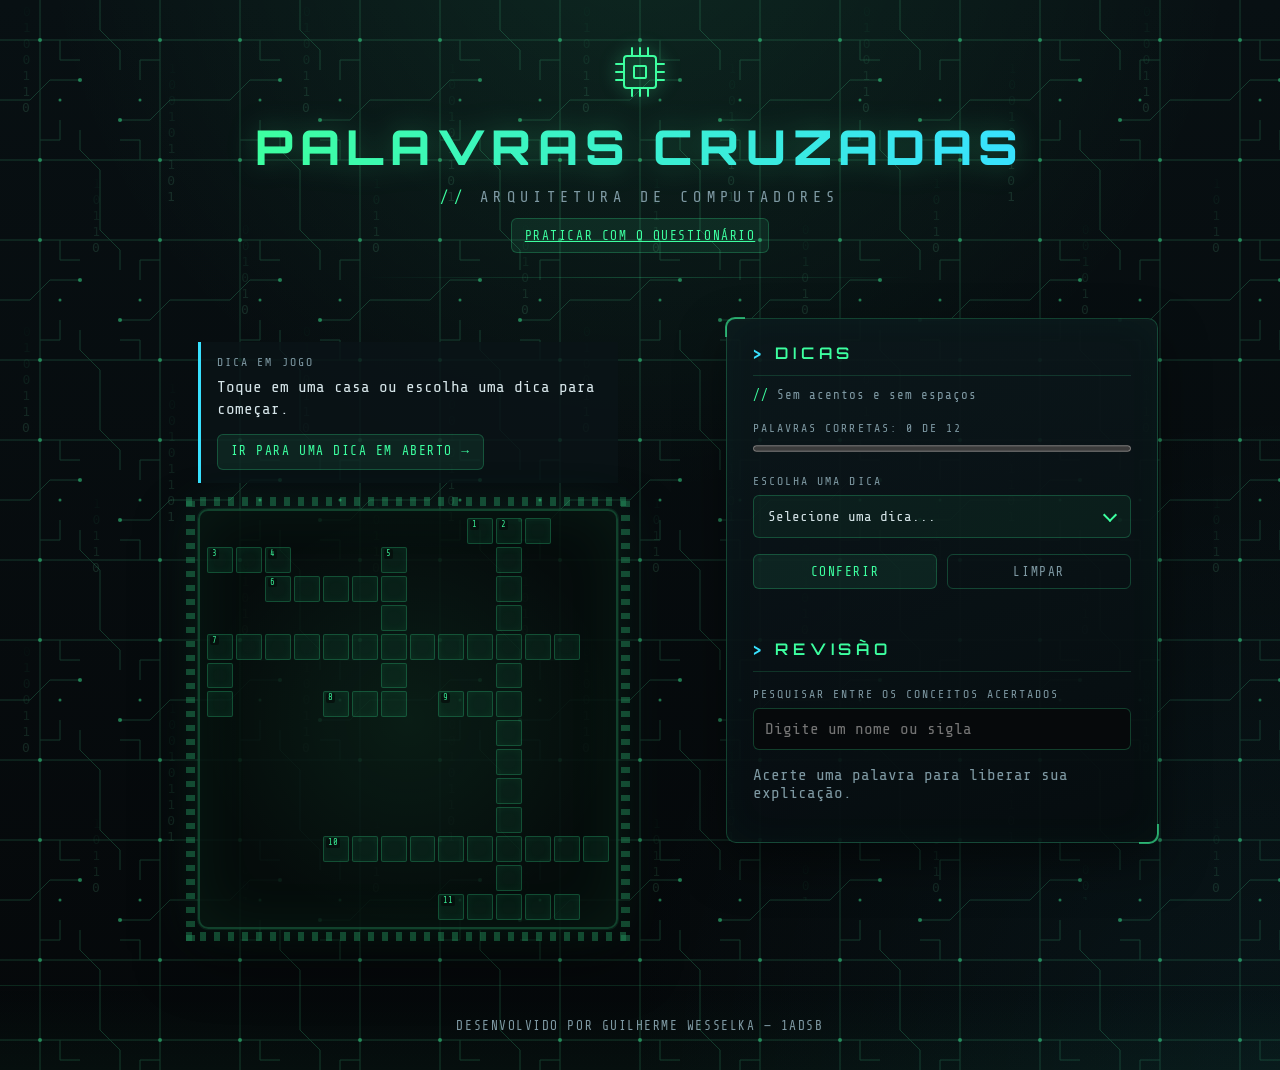
<file: index.html>
<!DOCTYPE html>
<html lang="pt-BR">
<head>
    <meta charset="UTF-8">
    <meta name="viewport" content="width=device-width, initial-scale=1.0">
    <link rel="stylesheet" href="style.css">
    <title>Conceitos de Arquitetura Computacional</title>
</head>
<body>
    <header class="cabecalho">
        <div class="chip-logo" aria-hidden="true">
            <svg viewBox="0 0 64 64" fill="none" stroke="currentColor" stroke-width="2" stroke-linecap="round" stroke-linejoin="round">
                <rect x="16" y="16" width="32" height="32" rx="3"/>
                <rect x="26" y="26" width="12" height="12" rx="1"/>
                <path d="M24 8v8M32 8v8M40 8v8M24 48v8M32 48v8M40 48v8M8 24h8M8 32h8M8 40h8M48 24h8M48 32h8M48 40h8"/>
            </svg>
        </div>
        <h1>Palavras Cruzadas</h1>
        <p class="subtitulo">Arquitetura de Computadores</p>
        <a class="botao" href="questionario.html">Praticar com o questionário</a>
    </header>

    <main class="conteudo">
        <section id="tabuleiro" class="tabuleiro" aria-label="Tabuleiro de palavras cruzadas">
            <div class="guia-tabuleiro">
                <span class="rotulo-dicas">Dica em jogo</span>
                <p id="dica-em-jogo" aria-live="polite">Toque em uma casa ou escolha uma dica para começar.</p>
                <button id="outra-dica" class="botao" type="button">Ir para uma dica em aberto →</button>
            </div>
            <div id="grade" class="grade">
                <div class="celula celula-vazia" data-linha="0" data-coluna="0" aria-hidden="true"></div>
                <div class="celula celula-vazia" data-linha="0" data-coluna="1" aria-hidden="true"></div>
                <div class="celula celula-vazia" data-linha="0" data-coluna="2" aria-hidden="true"></div>
                <div class="celula celula-vazia" data-linha="0" data-coluna="3" aria-hidden="true"></div>
                <div class="celula celula-vazia" data-linha="0" data-coluna="4" aria-hidden="true"></div>
                <div class="celula celula-vazia" data-linha="0" data-coluna="5" aria-hidden="true"></div>
                <div class="celula celula-vazia" data-linha="0" data-coluna="6" aria-hidden="true"></div>
                <div class="celula celula-vazia" data-linha="0" data-coluna="7" aria-hidden="true"></div>
                <div class="celula celula-vazia" data-linha="0" data-coluna="8" aria-hidden="true"></div>
                <div class="celula" data-linha="0" data-coluna="9" data-letra="D" data-numero="1"><span class="celula-numero">1</span></div>
                <div class="celula" data-linha="0" data-coluna="10" data-letra="M" data-numero="2"><span class="celula-numero">2</span></div>
                <div class="celula" data-linha="0" data-coluna="11" data-letra="A"></div>
                <div class="celula celula-vazia" data-linha="0" data-coluna="12" aria-hidden="true"></div>
                <div class="celula celula-vazia" data-linha="0" data-coluna="13" aria-hidden="true"></div>
                <div class="celula" data-linha="1" data-coluna="0" data-letra="C" data-numero="3"><span class="celula-numero">3</span></div>
                <div class="celula" data-linha="1" data-coluna="1" data-letra="P"></div>
                <div class="celula" data-linha="1" data-coluna="2" data-letra="U" data-numero="4"><span class="celula-numero">4</span></div>
                <div class="celula celula-vazia" data-linha="1" data-coluna="3" aria-hidden="true"></div>
                <div class="celula celula-vazia" data-linha="1" data-coluna="4" aria-hidden="true"></div>
                <div class="celula celula-vazia" data-linha="1" data-coluna="5" aria-hidden="true"></div>
                <div class="celula" data-linha="1" data-coluna="6" data-letra="E" data-numero="5"><span class="celula-numero">5</span></div>
                <div class="celula celula-vazia" data-linha="1" data-coluna="7" aria-hidden="true"></div>
                <div class="celula celula-vazia" data-linha="1" data-coluna="8" aria-hidden="true"></div>
                <div class="celula celula-vazia" data-linha="1" data-coluna="9" aria-hidden="true"></div>
                <div class="celula" data-linha="1" data-coluna="10" data-letra="E"></div>
                <div class="celula celula-vazia" data-linha="1" data-coluna="11" aria-hidden="true"></div>
                <div class="celula celula-vazia" data-linha="1" data-coluna="12" aria-hidden="true"></div>
                <div class="celula celula-vazia" data-linha="1" data-coluna="13" aria-hidden="true"></div>
                <div class="celula celula-vazia" data-linha="2" data-coluna="0" aria-hidden="true"></div>
                <div class="celula celula-vazia" data-linha="2" data-coluna="1" aria-hidden="true"></div>
                <div class="celula" data-linha="2" data-coluna="2" data-letra="C" data-numero="6"><span class="celula-numero">6</span></div>
                <div class="celula" data-linha="2" data-coluna="3" data-letra="A"></div>
                <div class="celula" data-linha="2" data-coluna="4" data-letra="C"></div>
                <div class="celula" data-linha="2" data-coluna="5" data-letra="H"></div>
                <div class="celula" data-linha="2" data-coluna="6" data-letra="E"></div>
                <div class="celula celula-vazia" data-linha="2" data-coluna="7" aria-hidden="true"></div>
                <div class="celula celula-vazia" data-linha="2" data-coluna="8" aria-hidden="true"></div>
                <div class="celula celula-vazia" data-linha="2" data-coluna="9" aria-hidden="true"></div>
                <div class="celula" data-linha="2" data-coluna="10" data-letra="M"></div>
                <div class="celula celula-vazia" data-linha="2" data-coluna="11" aria-hidden="true"></div>
                <div class="celula celula-vazia" data-linha="2" data-coluna="12" aria-hidden="true"></div>
                <div class="celula celula-vazia" data-linha="2" data-coluna="13" aria-hidden="true"></div>
                <div class="celula celula-vazia" data-linha="3" data-coluna="0" aria-hidden="true"></div>
                <div class="celula celula-vazia" data-linha="3" data-coluna="1" aria-hidden="true"></div>
                <div class="celula celula-vazia" data-linha="3" data-coluna="2" aria-hidden="true"></div>
                <div class="celula celula-vazia" data-linha="3" data-coluna="3" aria-hidden="true"></div>
                <div class="celula celula-vazia" data-linha="3" data-coluna="4" aria-hidden="true"></div>
                <div class="celula celula-vazia" data-linha="3" data-coluna="5" aria-hidden="true"></div>
                <div class="celula" data-linha="3" data-coluna="6" data-letra="P"></div>
                <div class="celula celula-vazia" data-linha="3" data-coluna="7" aria-hidden="true"></div>
                <div class="celula celula-vazia" data-linha="3" data-coluna="8" aria-hidden="true"></div>
                <div class="celula celula-vazia" data-linha="3" data-coluna="9" aria-hidden="true"></div>
                <div class="celula" data-linha="3" data-coluna="10" data-letra="O"></div>
                <div class="celula celula-vazia" data-linha="3" data-coluna="11" aria-hidden="true"></div>
                <div class="celula celula-vazia" data-linha="3" data-coluna="12" aria-hidden="true"></div>
                <div class="celula celula-vazia" data-linha="3" data-coluna="13" aria-hidden="true"></div>
                <div class="celula" data-linha="4" data-coluna="0" data-letra="R" data-numero="7"><span class="celula-numero">7</span></div>
                <div class="celula" data-linha="4" data-coluna="1" data-letra="E"></div>
                <div class="celula" data-linha="4" data-coluna="2" data-letra="G"></div>
                <div class="celula" data-linha="4" data-coluna="3" data-letra="I"></div>
                <div class="celula" data-linha="4" data-coluna="4" data-letra="S"></div>
                <div class="celula" data-linha="4" data-coluna="5" data-letra="T"></div>
                <div class="celula" data-linha="4" data-coluna="6" data-letra="R"></div>
                <div class="celula" data-linha="4" data-coluna="7" data-letra="A"></div>
                <div class="celula" data-linha="4" data-coluna="8" data-letra="D"></div>
                <div class="celula" data-linha="4" data-coluna="9" data-letra="O"></div>
                <div class="celula" data-linha="4" data-coluna="10" data-letra="R"></div>
                <div class="celula" data-linha="4" data-coluna="11" data-letra="E"></div>
                <div class="celula" data-linha="4" data-coluna="12" data-letra="S"></div>
                <div class="celula celula-vazia" data-linha="4" data-coluna="13" aria-hidden="true"></div>
                <div class="celula" data-linha="5" data-coluna="0" data-letra="A"></div>
                <div class="celula celula-vazia" data-linha="5" data-coluna="1" aria-hidden="true"></div>
                <div class="celula celula-vazia" data-linha="5" data-coluna="2" aria-hidden="true"></div>
                <div class="celula celula-vazia" data-linha="5" data-coluna="3" aria-hidden="true"></div>
                <div class="celula celula-vazia" data-linha="5" data-coluna="4" aria-hidden="true"></div>
                <div class="celula celula-vazia" data-linha="5" data-coluna="5" aria-hidden="true"></div>
                <div class="celula" data-linha="5" data-coluna="6" data-letra="O"></div>
                <div class="celula celula-vazia" data-linha="5" data-coluna="7" aria-hidden="true"></div>
                <div class="celula celula-vazia" data-linha="5" data-coluna="8" aria-hidden="true"></div>
                <div class="celula celula-vazia" data-linha="5" data-coluna="9" aria-hidden="true"></div>
                <div class="celula" data-linha="5" data-coluna="10" data-letra="I"></div>
                <div class="celula celula-vazia" data-linha="5" data-coluna="11" aria-hidden="true"></div>
                <div class="celula celula-vazia" data-linha="5" data-coluna="12" aria-hidden="true"></div>
                <div class="celula celula-vazia" data-linha="5" data-coluna="13" aria-hidden="true"></div>
                <div class="celula" data-linha="6" data-coluna="0" data-letra="M"></div>
                <div class="celula celula-vazia" data-linha="6" data-coluna="1" aria-hidden="true"></div>
                <div class="celula celula-vazia" data-linha="6" data-coluna="2" aria-hidden="true"></div>
                <div class="celula celula-vazia" data-linha="6" data-coluna="3" aria-hidden="true"></div>
                <div class="celula" data-linha="6" data-coluna="4" data-letra="R" data-numero="8"><span class="celula-numero">8</span></div>
                <div class="celula" data-linha="6" data-coluna="5" data-letra="O"></div>
                <div class="celula" data-linha="6" data-coluna="6" data-letra="M"></div>
                <div class="celula celula-vazia" data-linha="6" data-coluna="7" aria-hidden="true"></div>
                <div class="celula" data-linha="6" data-coluna="8" data-letra="U" data-numero="9"><span class="celula-numero">9</span></div>
                <div class="celula" data-linha="6" data-coluna="9" data-letra="L"></div>
                <div class="celula" data-linha="6" data-coluna="10" data-letra="A"></div>
                <div class="celula celula-vazia" data-linha="6" data-coluna="11" aria-hidden="true"></div>
                <div class="celula celula-vazia" data-linha="6" data-coluna="12" aria-hidden="true"></div>
                <div class="celula celula-vazia" data-linha="6" data-coluna="13" aria-hidden="true"></div>
                <div class="celula celula-vazia" data-linha="7" data-coluna="0" aria-hidden="true"></div>
                <div class="celula celula-vazia" data-linha="7" data-coluna="1" aria-hidden="true"></div>
                <div class="celula celula-vazia" data-linha="7" data-coluna="2" aria-hidden="true"></div>
                <div class="celula celula-vazia" data-linha="7" data-coluna="3" aria-hidden="true"></div>
                <div class="celula celula-vazia" data-linha="7" data-coluna="4" aria-hidden="true"></div>
                <div class="celula celula-vazia" data-linha="7" data-coluna="5" aria-hidden="true"></div>
                <div class="celula celula-vazia" data-linha="7" data-coluna="6" aria-hidden="true"></div>
                <div class="celula celula-vazia" data-linha="7" data-coluna="7" aria-hidden="true"></div>
                <div class="celula celula-vazia" data-linha="7" data-coluna="8" aria-hidden="true"></div>
                <div class="celula celula-vazia" data-linha="7" data-coluna="9" aria-hidden="true"></div>
                <div class="celula" data-linha="7" data-coluna="10" data-letra="D"></div>
                <div class="celula celula-vazia" data-linha="7" data-coluna="11" aria-hidden="true"></div>
                <div class="celula celula-vazia" data-linha="7" data-coluna="12" aria-hidden="true"></div>
                <div class="celula celula-vazia" data-linha="7" data-coluna="13" aria-hidden="true"></div>
                <div class="celula celula-vazia" data-linha="8" data-coluna="0" aria-hidden="true"></div>
                <div class="celula celula-vazia" data-linha="8" data-coluna="1" aria-hidden="true"></div>
                <div class="celula celula-vazia" data-linha="8" data-coluna="2" aria-hidden="true"></div>
                <div class="celula celula-vazia" data-linha="8" data-coluna="3" aria-hidden="true"></div>
                <div class="celula celula-vazia" data-linha="8" data-coluna="4" aria-hidden="true"></div>
                <div class="celula celula-vazia" data-linha="8" data-coluna="5" aria-hidden="true"></div>
                <div class="celula celula-vazia" data-linha="8" data-coluna="6" aria-hidden="true"></div>
                <div class="celula celula-vazia" data-linha="8" data-coluna="7" aria-hidden="true"></div>
                <div class="celula celula-vazia" data-linha="8" data-coluna="8" aria-hidden="true"></div>
                <div class="celula celula-vazia" data-linha="8" data-coluna="9" aria-hidden="true"></div>
                <div class="celula" data-linha="8" data-coluna="10" data-letra="E"></div>
                <div class="celula celula-vazia" data-linha="8" data-coluna="11" aria-hidden="true"></div>
                <div class="celula celula-vazia" data-linha="8" data-coluna="12" aria-hidden="true"></div>
                <div class="celula celula-vazia" data-linha="8" data-coluna="13" aria-hidden="true"></div>
                <div class="celula celula-vazia" data-linha="9" data-coluna="0" aria-hidden="true"></div>
                <div class="celula celula-vazia" data-linha="9" data-coluna="1" aria-hidden="true"></div>
                <div class="celula celula-vazia" data-linha="9" data-coluna="2" aria-hidden="true"></div>
                <div class="celula celula-vazia" data-linha="9" data-coluna="3" aria-hidden="true"></div>
                <div class="celula celula-vazia" data-linha="9" data-coluna="4" aria-hidden="true"></div>
                <div class="celula celula-vazia" data-linha="9" data-coluna="5" aria-hidden="true"></div>
                <div class="celula celula-vazia" data-linha="9" data-coluna="6" aria-hidden="true"></div>
                <div class="celula celula-vazia" data-linha="9" data-coluna="7" aria-hidden="true"></div>
                <div class="celula celula-vazia" data-linha="9" data-coluna="8" aria-hidden="true"></div>
                <div class="celula celula-vazia" data-linha="9" data-coluna="9" aria-hidden="true"></div>
                <div class="celula" data-linha="9" data-coluna="10" data-letra="M"></div>
                <div class="celula celula-vazia" data-linha="9" data-coluna="11" aria-hidden="true"></div>
                <div class="celula celula-vazia" data-linha="9" data-coluna="12" aria-hidden="true"></div>
                <div class="celula celula-vazia" data-linha="9" data-coluna="13" aria-hidden="true"></div>
                <div class="celula celula-vazia" data-linha="10" data-coluna="0" aria-hidden="true"></div>
                <div class="celula celula-vazia" data-linha="10" data-coluna="1" aria-hidden="true"></div>
                <div class="celula celula-vazia" data-linha="10" data-coluna="2" aria-hidden="true"></div>
                <div class="celula celula-vazia" data-linha="10" data-coluna="3" aria-hidden="true"></div>
                <div class="celula celula-vazia" data-linha="10" data-coluna="4" aria-hidden="true"></div>
                <div class="celula celula-vazia" data-linha="10" data-coluna="5" aria-hidden="true"></div>
                <div class="celula celula-vazia" data-linha="10" data-coluna="6" aria-hidden="true"></div>
                <div class="celula celula-vazia" data-linha="10" data-coluna="7" aria-hidden="true"></div>
                <div class="celula celula-vazia" data-linha="10" data-coluna="8" aria-hidden="true"></div>
                <div class="celula celula-vazia" data-linha="10" data-coluna="9" aria-hidden="true"></div>
                <div class="celula" data-linha="10" data-coluna="10" data-letra="A"></div>
                <div class="celula celula-vazia" data-linha="10" data-coluna="11" aria-hidden="true"></div>
                <div class="celula celula-vazia" data-linha="10" data-coluna="12" aria-hidden="true"></div>
                <div class="celula celula-vazia" data-linha="10" data-coluna="13" aria-hidden="true"></div>
                <div class="celula celula-vazia" data-linha="11" data-coluna="0" aria-hidden="true"></div>
                <div class="celula celula-vazia" data-linha="11" data-coluna="1" aria-hidden="true"></div>
                <div class="celula celula-vazia" data-linha="11" data-coluna="2" aria-hidden="true"></div>
                <div class="celula celula-vazia" data-linha="11" data-coluna="3" aria-hidden="true"></div>
                <div class="celula" data-linha="11" data-coluna="4" data-letra="A" data-numero="10"><span class="celula-numero">10</span></div>
                <div class="celula" data-linha="11" data-coluna="5" data-letra="D"></div>
                <div class="celula" data-linha="11" data-coluna="6" data-letra="D"></div>
                <div class="celula" data-linha="11" data-coluna="7" data-letra="R"></div>
                <div class="celula" data-linha="11" data-coluna="8" data-letra="E"></div>
                <div class="celula" data-linha="11" data-coluna="9" data-letra="S"></div>
                <div class="celula" data-linha="11" data-coluna="10" data-letra="S"></div>
                <div class="celula" data-linha="11" data-coluna="11" data-letra="B"></div>
                <div class="celula" data-linha="11" data-coluna="12" data-letra="U"></div>
                <div class="celula" data-linha="11" data-coluna="13" data-letra="S"></div>
                <div class="celula celula-vazia" data-linha="12" data-coluna="0" aria-hidden="true"></div>
                <div class="celula celula-vazia" data-linha="12" data-coluna="1" aria-hidden="true"></div>
                <div class="celula celula-vazia" data-linha="12" data-coluna="2" aria-hidden="true"></div>
                <div class="celula celula-vazia" data-linha="12" data-coluna="3" aria-hidden="true"></div>
                <div class="celula celula-vazia" data-linha="12" data-coluna="4" aria-hidden="true"></div>
                <div class="celula celula-vazia" data-linha="12" data-coluna="5" aria-hidden="true"></div>
                <div class="celula celula-vazia" data-linha="12" data-coluna="6" aria-hidden="true"></div>
                <div class="celula celula-vazia" data-linha="12" data-coluna="7" aria-hidden="true"></div>
                <div class="celula celula-vazia" data-linha="12" data-coluna="8" aria-hidden="true"></div>
                <div class="celula celula-vazia" data-linha="12" data-coluna="9" aria-hidden="true"></div>
                <div class="celula" data-linha="12" data-coluna="10" data-letra="S"></div>
                <div class="celula celula-vazia" data-linha="12" data-coluna="11" aria-hidden="true"></div>
                <div class="celula celula-vazia" data-linha="12" data-coluna="12" aria-hidden="true"></div>
                <div class="celula celula-vazia" data-linha="12" data-coluna="13" aria-hidden="true"></div>
                <div class="celula celula-vazia" data-linha="13" data-coluna="0" aria-hidden="true"></div>
                <div class="celula celula-vazia" data-linha="13" data-coluna="1" aria-hidden="true"></div>
                <div class="celula celula-vazia" data-linha="13" data-coluna="2" aria-hidden="true"></div>
                <div class="celula celula-vazia" data-linha="13" data-coluna="3" aria-hidden="true"></div>
                <div class="celula celula-vazia" data-linha="13" data-coluna="4" aria-hidden="true"></div>
                <div class="celula celula-vazia" data-linha="13" data-coluna="5" aria-hidden="true"></div>
                <div class="celula celula-vazia" data-linha="13" data-coluna="6" aria-hidden="true"></div>
                <div class="celula celula-vazia" data-linha="13" data-coluna="7" aria-hidden="true"></div>
                <div class="celula" data-linha="13" data-coluna="8" data-letra="F" data-numero="11"><span class="celula-numero">11</span></div>
                <div class="celula" data-linha="13" data-coluna="9" data-letra="L"></div>
                <div class="celula" data-linha="13" data-coluna="10" data-letra="A"></div>
                <div class="celula" data-linha="13" data-coluna="11" data-letra="S"></div>
                <div class="celula" data-linha="13" data-coluna="12" data-letra="H"></div>
                <div class="celula celula-vazia" data-linha="13" data-coluna="13" aria-hidden="true"></div>
            </div>
        </section>

        <aside id="dicas" class="dicas" aria-label="Dicas">
            <h2>Dicas</h2>
            <p class="dicas-aviso">Sem acentos e sem espaços</p>

            <label for="progresso" class="rotulo-dicas">Palavras corretas: <span id="contagem"></span></label>
            <progress id="progresso" value="0"></progress>

            <label class="rotulo-dicas" for="seletor-dicas">Escolha uma dica</label>
            <div class="campo-dicas">
                <select id="seletor-dicas" class="seletor-dicas">
                    <option value="" selected>Selecione uma dica...</option>
                    <optgroup label="Horizontais">
                        <option value="H1">1 &middot; Recurso que permite a um periférico ler ou gravar na memória sem a CPU intermediar cada dado. (3 letras)</option>
                        <option value="H3">3 &middot; Componente que busca, interpreta e executa as instruções de um programa. (3 letras)</option>
                        <option value="H6">6 &middot; Memória pequena e muito rápida que guarda cópias de dados usados com frequência pela CPU. (5 letras)</option>
                        <option value="H7">7 &middot; Memórias internas da CPU, usadas para guardar temporariamente os valores em processamento. (12 letras)</option>
                        <option value="H8">8 &middot; Memória gravada pelo fabricante, responsável por guardar as instruções iniciais do computador. (3 letras)</option>
                        <option value="H9">9 &middot; Circuito do processador onde são feitas as operações aritméticas e lógicas. (3 letras)</option>
                        <option value="H10">10 &middot; Nome em inglês do conjunto de vias que indica à memória qual posição acessar. (10 letras, sem espaço)</option>
                        <option value="H11">11 &middot; Memória não volátil regravável, presente em pendrives e SSDs. (5 letras)</option>
                    </optgroup>
                    <optgroup label="Verticais">
                        <option value="V2">2 &middot; Armazenamento permanente e de grande capacidade, como HDs e SSDs. (14 letras)</option>
                        <option value="V4">4 &middot; Parte do processador que decodifica cada instrução e coordena os demais componentes. (2 letras)</option>
                        <option value="V5">5 &middot; Memória não volátil que pode ser apagada e regravada eletricamente, usada para guardar configurações. (6 letras)</option>
                        <option value="V7">7 &middot; Memória volátil que mantém os programas e dados em uso enquanto o computador está ligado. (3 letras)</option>
                    </optgroup>
                </select>
            </div>

            <div class="acoes-dicas">
                <button id="btn-conferir" class="botao" type="button">Conferir</button>
                <button id="btn-limpar" class="botao botao-secundario" type="button">Limpar</button>
            </div>
            <p id="resultado" class="resultado" role="status" aria-live="polite"></p>
            <section class="revisao" aria-labelledby="titulo-revisao">
                <h2 id="titulo-revisao">Revisão</h2>
                <label class="rotulo-dicas" for="busca-revisao">Pesquisar entre os conceitos acertados</label>
                <input type="search" id="busca-revisao" placeholder="Digite um nome ou sigla" disabled>
                <p id="aviso-revisao" role="status">Acerte uma palavra para liberar sua explicação.</p>
                <div id="lista-revisao"></div>
            </section>
        </aside>
    </main>

    <footer class="rodape">
        <p>Desenvolvido por Guilherme Wesselka &mdash; 1ADSB</p>
    </footer>

    <dialog id="licao" aria-labelledby="titulo-licao">
        <h2 id="titulo-licao">Você acertou!</h2>
        <div id="conceitos"></div>
        <form method="dialog"><button class="botao" autofocus>Continuar jogando</button></form>
    </dialog>

    <script>
        // ===== Elementos da página =====
        const seletor = document.querySelector("#seletor-dicas");
        const botaoConferir = document.querySelector("#btn-conferir");
        const botaoLimpar = document.querySelector("#btn-limpar");
        const resultado = document.querySelector("#resultado");
        const progresso = document.querySelector("#progresso");
        const contagem = document.querySelector("#contagem");
        const buscaRevisao = document.querySelector("#busca-revisao");
        const listaRevisao = document.querySelector("#lista-revisao");
        const avisoRevisao = document.querySelector("#aviso-revisao");
        const celulas = document.querySelectorAll(".celula");

        // ===== Palavras do jogo =====
        // linha e coluna indicam onde cada palavra começa.
        const palavras = [
            { numero: 4, direcao: "V", linha: 1, coluna: 2, resposta: "UC" },
            { numero: 9, direcao: "H", linha: 6, coluna: 8, resposta: "ULA" },
            { numero: 1, direcao: "H", linha: 0, coluna: 9, resposta: "DMA" },
            { numero: 2, direcao: "V", linha: 0, coluna: 10, resposta: "MEMORIADEMASSA" },
            { numero: 5, direcao: "V", linha: 1, coluna: 6, resposta: "EEPROM" },
            { numero: 6, direcao: "H", linha: 2, coluna: 2, resposta: "CACHE" },
            { numero: 10, direcao: "H", linha: 11, coluna: 4, resposta: "ADDRESSBUS" },
            { numero: 7, direcao: "H", linha: 4, coluna: 0, resposta: "REGISTRADORES" },
            { numero: 7, direcao: "V", linha: 4, coluna: 0, resposta: "RAM" },
            { numero: 8, direcao: "H", linha: 6, coluna: 4, resposta: "ROM" },
            { numero: 3, direcao: "H", linha: 1, coluna: 0, resposta: "CPU" },
            { numero: 11, direcao: "H", linha: 13, coluna: 8, resposta: "FLASH" }
        ];

        // Guardam o estado atual do jogo.
        const licoes = {
            UC: ["UC — Unidade de Controle", "A UC interpreta a instrução e coordena as partes do processador para executá-la.", "Para somar dois números, ela orienta a leitura dos valores e indica à ULA qual operação fazer."],
            ULA: ["ULA — Unidade Lógica e Aritmética", "É a parte do processador que faz cálculos e comparações.", "Em um jogo, a ULA pode subtrair um ponto de vida e comparar o resultado com zero."],
            DMA: ["DMA — Acesso direto à memória", "Permite transferir dados entre um dispositivo e a memória sem que a CPU precise copiar cada item.", "Ao ler um arquivo do SSD, a CPU prepara a transferência. O controlador move os dados para a RAM e avisa quando termina."],
            MEMORIADEMASSA: ["Memória de massa", "É o armazenamento que guarda grandes quantidades de dados mesmo sem energia.", "Um trabalho salvo no SSD continua lá amanhã. Ao abri-lo, o programa carrega os dados na RAM para trabalhar com eles."],
            EEPROM: ["EEPROM — Memória regravável eletricamente", "Guarda dados mesmo sem energia e permite alterar pequenas porções sem trocar o chip.", "Um termômetro digital pode guardar nela um ajuste de calibração. Assim, não perde esse ajuste quando você troca a pilha."],
            CACHE: ["Cache", "É uma memória pequena e rápida que mantém cópias de dados ou instruções perto da CPU.", "Pense em um livro aberto na sua mesa: se precisar da mesma página outra vez, não terá de voltar à estante."],
            ADDRESSBUS: ["Adressbus/Barramento de endereço", "É o conjunto de vias que indica qual posição de memória será acessada. O endereço identifica o lugar; o dado é o conteúdo.", "É como o número de um armário: ele indica qual porta abrir, mas não é o objeto guardado lá dentro."],
            REGISTRADORES: ["Registradores", "São pequenos espaços de armazenamento dentro da CPU. Mantêm valores que as instruções podem usar imediatamente.", "Ao somar 3 e 5, a CPU pode ler os números de dois registradores e guardar o resultado, 8, em outro."],
            RAM: ["RAM — Memória de acesso aleatório", "É a memória de trabalho do computador. Ela mantém os programas e dados em uso, mas perde o conteúdo quando falta energia.", "Enquanto você digita, o editor mantém alterações na RAM. Ao salvar no SSD, você cria uma cópia que permanece depois de desligar."],
            ROM: ["ROM — Memória somente de leitura", "Guarda instruções que permanecem disponíveis mesmo quando o aparelho é desligado.", "Uma calculadora pode ter seu programa gravado em ROM. Ao ligá-la, ela já sabe como responder às teclas."],
            CPU: ["CPU — Unidade Central de Processamento", "É o processador que busca, interpreta e executa as instruções dos programas.", "Quando você pede à calculadora para somar, a CPU executa as instruções do aplicativo para calcular o resultado e exibi-lo."],
            FLASH: ["Memória flash", "É uma memória que mantém os dados sem energia e pode ser apagada e regravada em blocos.", "Quando você salva uma foto em um pendrive, ela fica na memória flash. Por isso, pode desconectar o pendrive e abrir a foto depois."]
        };
        let palavrasCorretas = new Set();
        let palavraAtual = null;
        let celulaAtual = null;
        let direcao = "H";
        let eraCelulaAtiva = false;
        const outraDica = document.querySelector("#outra-dica");
        const dicaEmJogo = document.querySelector("#dica-em-jogo");

        outraDica.addEventListener("click", () => {
            const atual = palavras.indexOf(palavraAtual);
            for (let passo = 1; passo <= palavras.length; passo++) {
                const proxima = palavras[(atual + passo) % palavras.length];
                if (!palavrasCorretas.has(proxima)) {
                    selecionarPalavra(proxima);
                    break;
                }
            }
        });

        // ===== Funções auxiliares =====

        // Procura uma célula pela linha e pela coluna.
        function buscarCelula(linha, coluna) {
            return document.querySelector(
                '.celula[data-linha="' + linha + '"][data-coluna="' + coluna + '"]'
            );
        }

        // Guarda em cada palavra quais células ela ocupa.
        for (let i = 0; i < palavras.length; i++) {
            const palavra = palavras[i];
            palavra.celulas = [];

            for (let j = 0; j < palavra.resposta.length; j++) {
                let linha = palavra.linha;
                let coluna = palavra.coluna;

                if (palavra.direcao === "H") {
                    coluna = coluna + j;
                } else {
                    linha = linha + j;
                }

                palavra.celulas.push(buscarCelula(linha, coluna));
            }
        }

        // Descobre quais palavras passam por uma célula.
        function palavrasDaCelula(celula) {
            const lista = [];

            for (let i = 0; i < palavras.length; i++) {
                if (palavras[i].celulas.indexOf(celula) !== -1) {
                    lista.push(palavras[i]);
                }
            }

            return lista;
        }

        // Escolhe a palavra que combina com a direção atual.
        function escolherPalavra(opcoes) {
            for (let i = 0; i < opcoes.length; i++) {
                if (opcoes[i].direcao === direcao) {
                    return opcoes[i];
                }
            }
            return opcoes[0];
        }

        // Remove os destaques de todas as células.
        function limparDestaques() {
            const palavrasAtivas = document.querySelectorAll(".palavra-ativa");
            const celulasAtivas = document.querySelectorAll(".celula-ativa");

            for (let i = 0; i < palavrasAtivas.length; i++) {
                palavrasAtivas[i].classList.remove("palavra-ativa");
            }

            for (let i = 0; i < celulasAtivas.length; i++) {
                celulasAtivas[i].classList.remove("celula-ativa");
            }
        }

        // Marca a célula onde o cursor está.
        function marcarCelula(celula) {
            const celulasAtivas = document.querySelectorAll(".celula-ativa");

            for (let i = 0; i < celulasAtivas.length; i++) {
                celulasAtivas[i].classList.remove("celula-ativa");
            }

            celula.classList.add("celula-ativa");
            celulaAtual = celula;
        }

        // Destaca a palavra inteira e coloca o foco na célula indicada.
        function selecionarPalavra(palavra, celula) {
            if (!celula || celula.querySelector("input").disabled) {
                celula = palavra.celulas.find(c => !c.querySelector("input").disabled);
            }

            palavraAtual = palavra;
            direcao = palavra.direcao;
            limparDestaques();

            for (let i = 0; i < palavra.celulas.length; i++) {
                palavra.celulas[i].classList.add("palavra-ativa");
            }

            seletor.value = palavra.direcao + palavra.numero;
            const textoDica = (direcao === "H" ? "Horizontal · " : "Vertical · ") + seletor.selectedOptions[0].textContent;
            if (dicaEmJogo.textContent !== textoDica) dicaEmJogo.textContent = textoDica;
            if (celula) {
                marcarCelula(celula);
                celula.querySelector("input").focus();
            } else {
                celulaAtual = null;
                seletor.focus();
            }
        }

        function limparMarcas(celula) {
            celula.classList.remove("certa", "errada");
        }

        function limparResultado() {
            resultado.textContent = "";
            resultado.classList.remove("sucesso");
        }

        function textoParaBusca(texto) {
            return texto.normalize("NFD").replace(/[\u0300-\u036f\s]/g, "").toLowerCase();
        }

        function preencherExplicacao(elemento, palavra) {
            const [, explicacao, exemplo] = licoes[palavra.resposta];
            const texto = document.createElement("p");
            const pratica = document.createElement("p");
            texto.textContent = explicacao;
            pratica.textContent = "Exemplo: " + exemplo;
            elemento.append(texto, pratica);
        }

        function atualizarRevisao() {
            listaRevisao.replaceChildren();
            buscaRevisao.disabled = palavrasCorretas.size === 0;
            if (buscaRevisao.disabled) {
                buscaRevisao.value = "";
                avisoRevisao.textContent = "Acerte uma palavra para liberar sua explicação.";
                return;
            }
            const consulta = textoParaBusca(buscaRevisao.value);
            for (const palavra of palavrasCorretas) {
                const nome = licoes[palavra.resposta][0];
                if (!textoParaBusca(nome).includes(consulta) && !textoParaBusca(palavra.resposta).includes(consulta)) continue;
                const ficha = document.createElement("details");
                const resumo = document.createElement("summary");
                resumo.textContent = nome;
                ficha.append(resumo);
                preencherExplicacao(ficha, palavra);
                listaRevisao.append(ficha);
            }
            avisoRevisao.textContent = listaRevisao.childElementCount
                ? "Selecione um conceito para rever a explicação e o exemplo."
                : "Nenhum conceito acertado corresponde à sua busca.";
        }

        buscaRevisao.addEventListener("input", atualizarRevisao);

        function mostrarLicao(novas) {
            const conceitos = document.querySelector("#conceitos");
            conceitos.replaceChildren();
            for (const palavra of novas) {
                const titulo = document.createElement("h3");
                titulo.textContent = licoes[palavra.resposta][0];
                conceitos.append(titulo);
                preencherExplicacao(conceitos, palavra);
            }
            document.querySelector("#licao").showModal();
        }

        function atualizarProgresso() {
            const corretas = palavras.filter(palavra => palavra.celulas.every(celula =>
                celula.querySelector("input").value === celula.dataset.letra
            ));
            const novas = corretas.filter(palavra => !palavrasCorretas.has(palavra));
            const mudou = novas.length > 0 || corretas.length !== palavrasCorretas.size;
            palavrasCorretas = new Set(corretas);
            progresso.value = corretas.length;
            outraDica.disabled = corretas.length === palavras.length;
            contagem.textContent = corretas.length + " de " + palavras.length;
            if (mudou) atualizarRevisao();
            if (novas.length) mostrarLicao(novas);
        }

        // Move o cursor dentro da palavra atual.
        function avancar(celula, passo) {
            if (palavraAtual === null) {
                return;
            }

            let indice = palavraAtual.celulas.indexOf(celula) + passo;
            while (palavraAtual.celulas[indice]?.querySelector("input").disabled) {
                indice += passo;
            }
            const proxima = palavraAtual.celulas[indice];

            if (proxima === undefined) {
                return;
            }

            marcarCelula(proxima);
            const input = proxima.querySelector("input");
            input.focus();
            input.select();
        }

        // ===== Criação dos campos de digitação =====

        for (let i = 0; i < celulas.length; i++) {
            const celula = celulas[i];

            // A posição visual usa as mesmas coordenadas que as dicas e as setas.
            celula.style.gridRowStart = Number(celula.dataset.linha) + 1;
            celula.style.gridColumnStart = Number(celula.dataset.coluna) + 1;

            if (celula.classList.contains("celula-vazia")) {
                continue;
            }

            const input = document.createElement("input");
            input.type = "text";
            input.maxLength = 1;
            input.autocomplete = "off";
            input.spellcheck = false;
            input.setAttribute(
                "aria-label",
                "Linha " + (Number(celula.dataset.linha) + 1) +
                ", coluna " + (Number(celula.dataset.coluna) + 1)
            );
            celula.appendChild(input);

            // Ao focar, destaca a palavra que passa pela célula.
            input.addEventListener("focus", function () {
                const celulaDoInput = input.parentElement;

                if (palavraAtual !== null && palavraAtual.celulas.indexOf(celulaDoInput) !== -1) {
                    marcarCelula(celulaDoInput);
                } else {
                    const opcoes = palavrasDaCelula(celulaDoInput);
                    selecionarPalavra(escolherPalavra(opcoes), celulaDoInput);
                }

                input.select();
            });

            // Guarda se a célula já estava ativa antes do clique.
            input.addEventListener("mousedown", function () {
                eraCelulaAtiva = (celulaAtual === input.parentElement);
            });

            // Clicar de novo na mesma célula troca a direção.
            input.addEventListener("click", function () {
                const celulaDoInput = input.parentElement;
                const opcoes = palavrasDaCelula(celulaDoInput);

                if (eraCelulaAtiva && opcoes.length === 2) {
                    let outra = opcoes[0];

                    if (outra === palavraAtual) {
                        outra = opcoes[1];
                    }

                    selecionarPalavra(outra, celulaDoInput);
                }

                eraCelulaAtiva = false;
            });

            // Digitação: aceita uma letra, sem acentos, e avança.
            input.addEventListener("input", function () {
                if (input.disabled) return;
                const celulaDoInput = input.parentElement;
                let letra = input.value.toUpperCase();

                // Remove acentos (por exemplo, "á" vira "A").
                letra = letra.normalize("NFD").replace(/[\u0300-\u036f]/g, "");
                letra = letra.replace(/[^A-Z]/g, "");

                input.value = letra.slice(-1);
                limparMarcas(celulaDoInput);
                if (input.value !== "") {
                    input.disabled = input.value === celulaDoInput.dataset.letra;
                    celulaDoInput.classList.add(input.disabled ? "certa" : "errada");
                }
                limparResultado();

                if (input.value !== "") {
                    avancar(celulaDoInput, 1);
                    if (input.disabled && celulaAtual === celulaDoInput) {
                        selecionarPalavra(palavraAtual);
                    }
                }
                atualizarProgresso();
            });

            // Teclas especiais: apagar e navegar com as setas.
            input.addEventListener("keydown", function (evento) {
                if (input.disabled) return;
                const celulaDoInput = input.parentElement;

                if (evento.key === "Backspace") {
                    evento.preventDefault();
                    limparResultado();

                    if (input.value !== "") {
                        input.value = "";
                        limparMarcas(celulaDoInput);
                    } else {
                        avancar(celulaDoInput, -1);

                        if (celulaAtual !== null) {
                            celulaAtual.querySelector("input").value = "";
                            limparMarcas(celulaAtual);
                        }
                    }
                    atualizarProgresso();
                    return;
                }

                if (evento.key === "Delete") {
                    evento.preventDefault();
                    input.value = "";
                    atualizarProgresso();
                    limparMarcas(celulaDoInput);
                    limparResultado();
                    return;
                }

                if (
                    evento.key === "ArrowLeft" ||
                    evento.key === "ArrowRight" ||
                    evento.key === "ArrowUp" ||
                    evento.key === "ArrowDown"
                ) {
                    evento.preventDefault();

                    let linha = Number(celulaDoInput.dataset.linha);
                    let coluna = Number(celulaDoInput.dataset.coluna);

                    if (evento.key === "ArrowLeft") {
                        coluna = coluna - 1;
                        direcao = "H";
                    }

                    if (evento.key === "ArrowRight") {
                        coluna = coluna + 1;
                        direcao = "H";
                    }

                    if (evento.key === "ArrowUp") {
                        linha = linha - 1;
                        direcao = "V";
                    }

                    if (evento.key === "ArrowDown") {
                        linha = linha + 1;
                        direcao = "V";
                    }

                    const passoLinha = linha - Number(celulaDoInput.dataset.linha);
                    const passoColuna = coluna - Number(celulaDoInput.dataset.coluna);
                    let alvo = buscarCelula(linha, coluna);
                    while (alvo?.querySelector("input")?.disabled) {
                        linha += passoLinha;
                        coluna += passoColuna;
                        alvo = buscarCelula(linha, coluna);
                    }

                    if (alvo !== null && !alvo.classList.contains("celula-vazia")) {
                        alvo.querySelector("input").focus();
                    }
                }
            });
        }

        progresso.max = palavras.length;
        atualizarProgresso();

        // ===== Escolha da dica no select =====

        seletor.addEventListener("change", function () {
            const valor = seletor.value;

            if (valor === "") {
                return;
            }

            const direcaoEscolhida = valor.charAt(0);
            const numero = Number(valor.substring(1));

            for (let i = 0; i < palavras.length; i++) {
                const palavra = palavras[i];

                if (palavra.direcao === direcaoEscolhida && palavra.numero === numero) {
                    selecionarPalavra(palavra, palavra.celulas[0]);
                    break;
                }
            }
        });

        // ===== Botão Conferir =====

        botaoConferir.addEventListener("click", function () {
            const palavrasCompletas = palavrasCorretas.size;

            if (palavrasCompletas === palavras.length) {
                resultado.textContent = "Parabéns! Tabuleiro completo.";
                resultado.classList.add("sucesso");
            } else {
                resultado.textContent =
                    palavrasCompletas + " de " + palavras.length + " palavras completas.";
                resultado.classList.remove("sucesso");
            }
        });

        // ===== Botão Limpar =====

        botaoLimpar.addEventListener("click", function () {
            for (let i = 0; i < celulas.length; i++) {
                const input = celulas[i].querySelector("input");

                if (input !== null) {
                    input.value = "";
                    input.disabled = false;
                }

                celulas[i].classList.remove("certa", "errada");
            }

            limparResultado();
            atualizarProgresso();
        });
    </script>
</body>
</html>
</file>
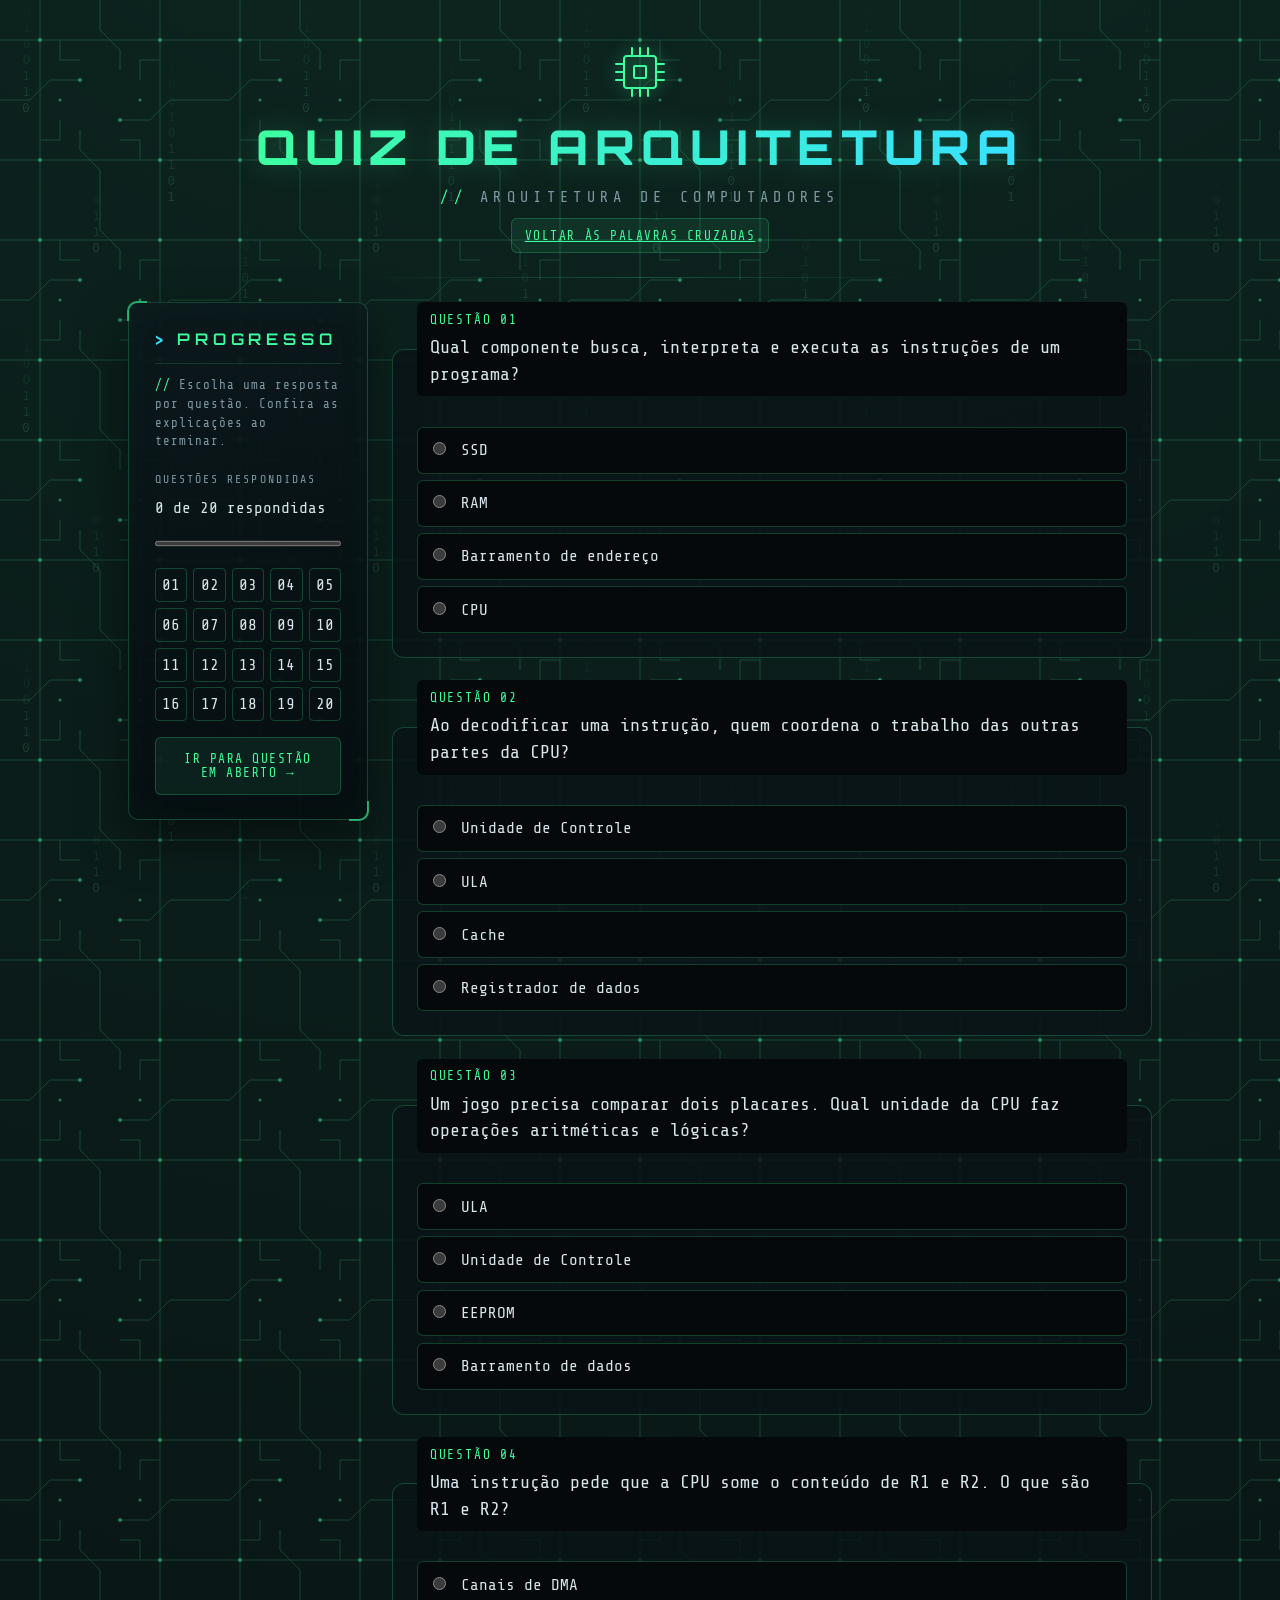
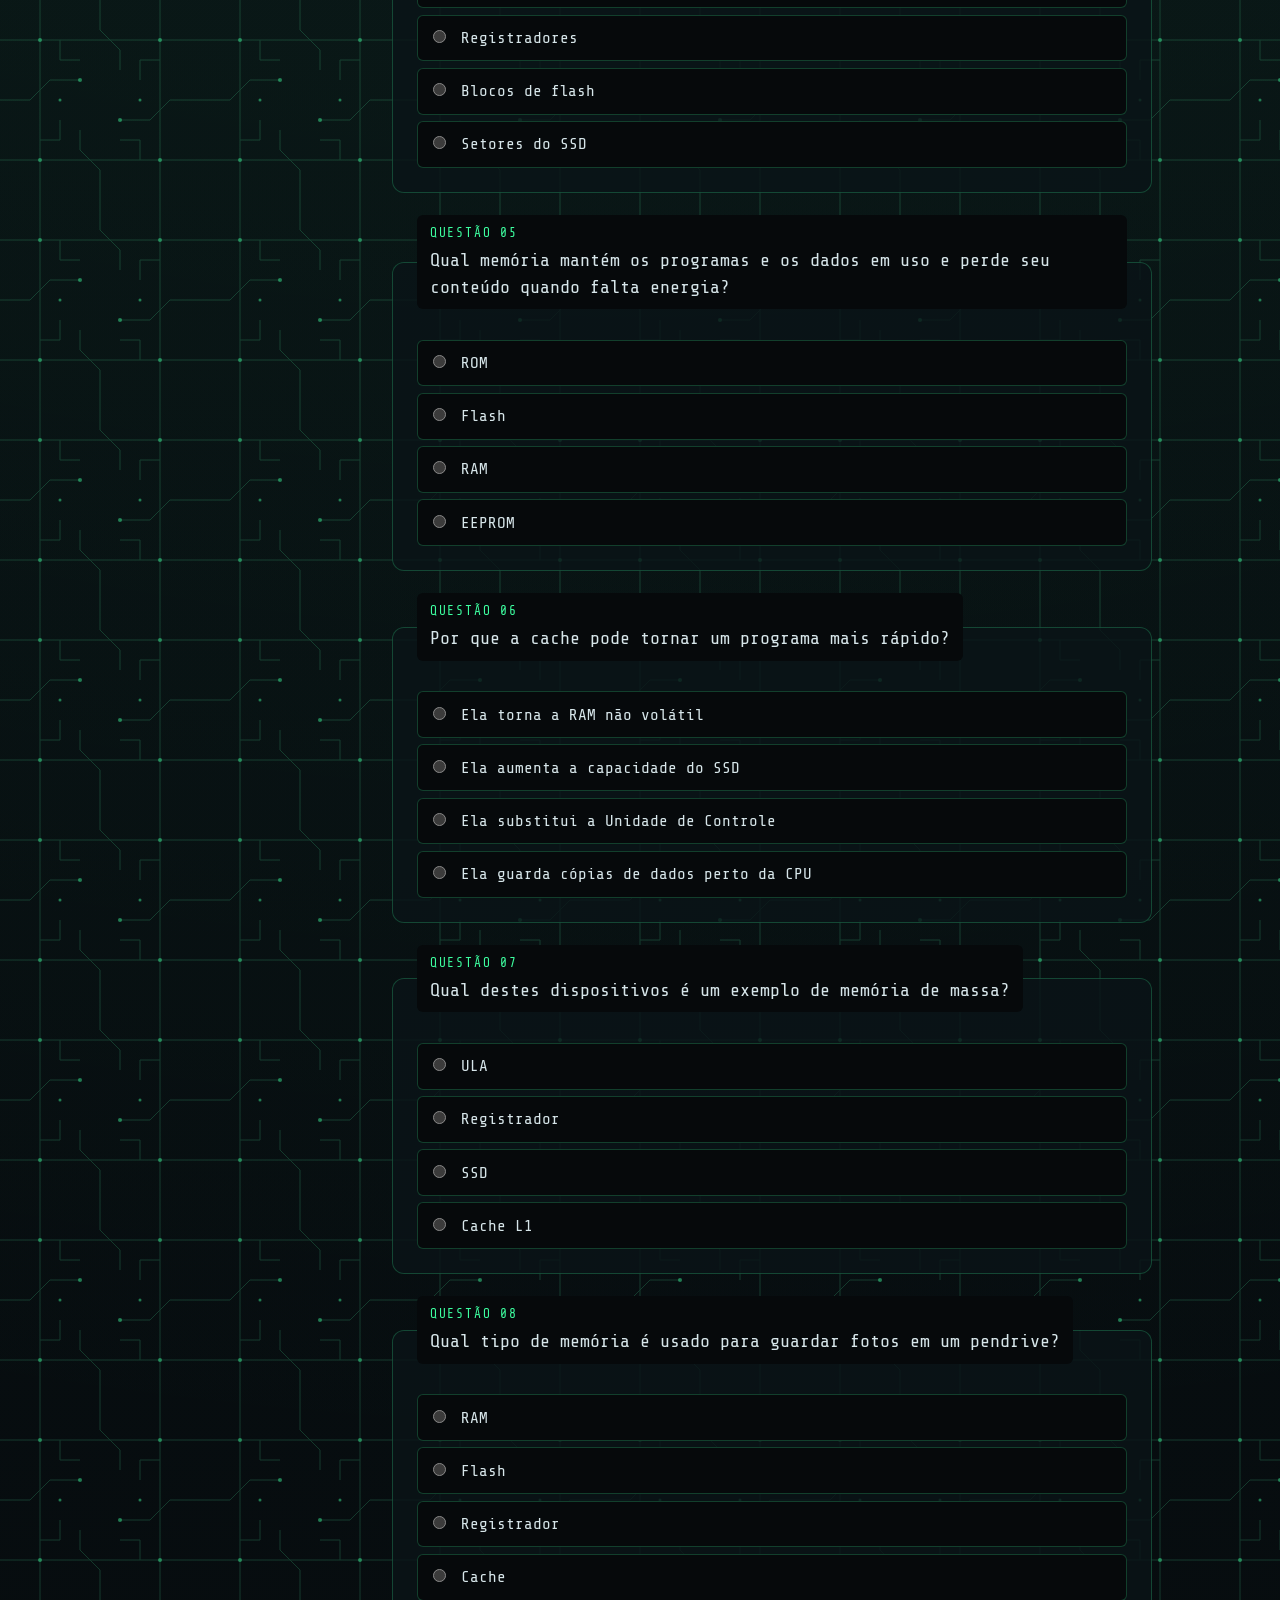
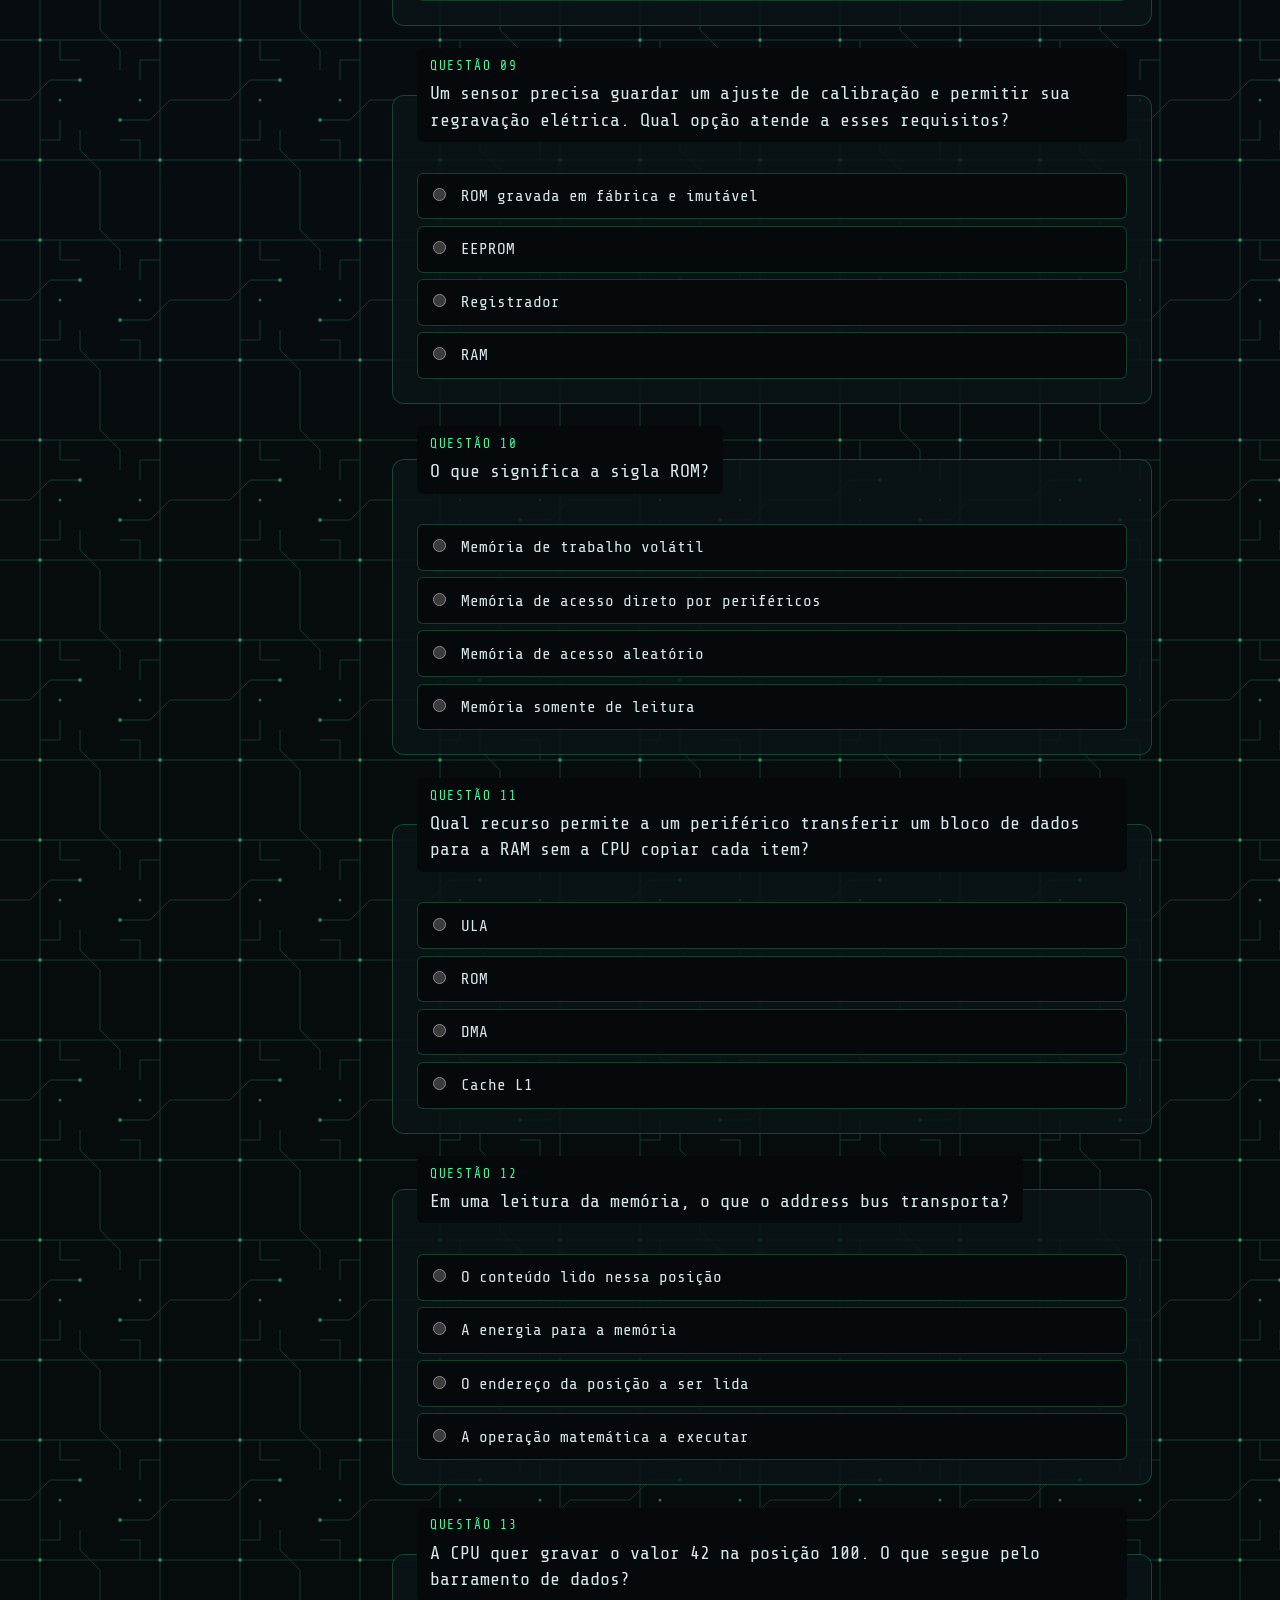
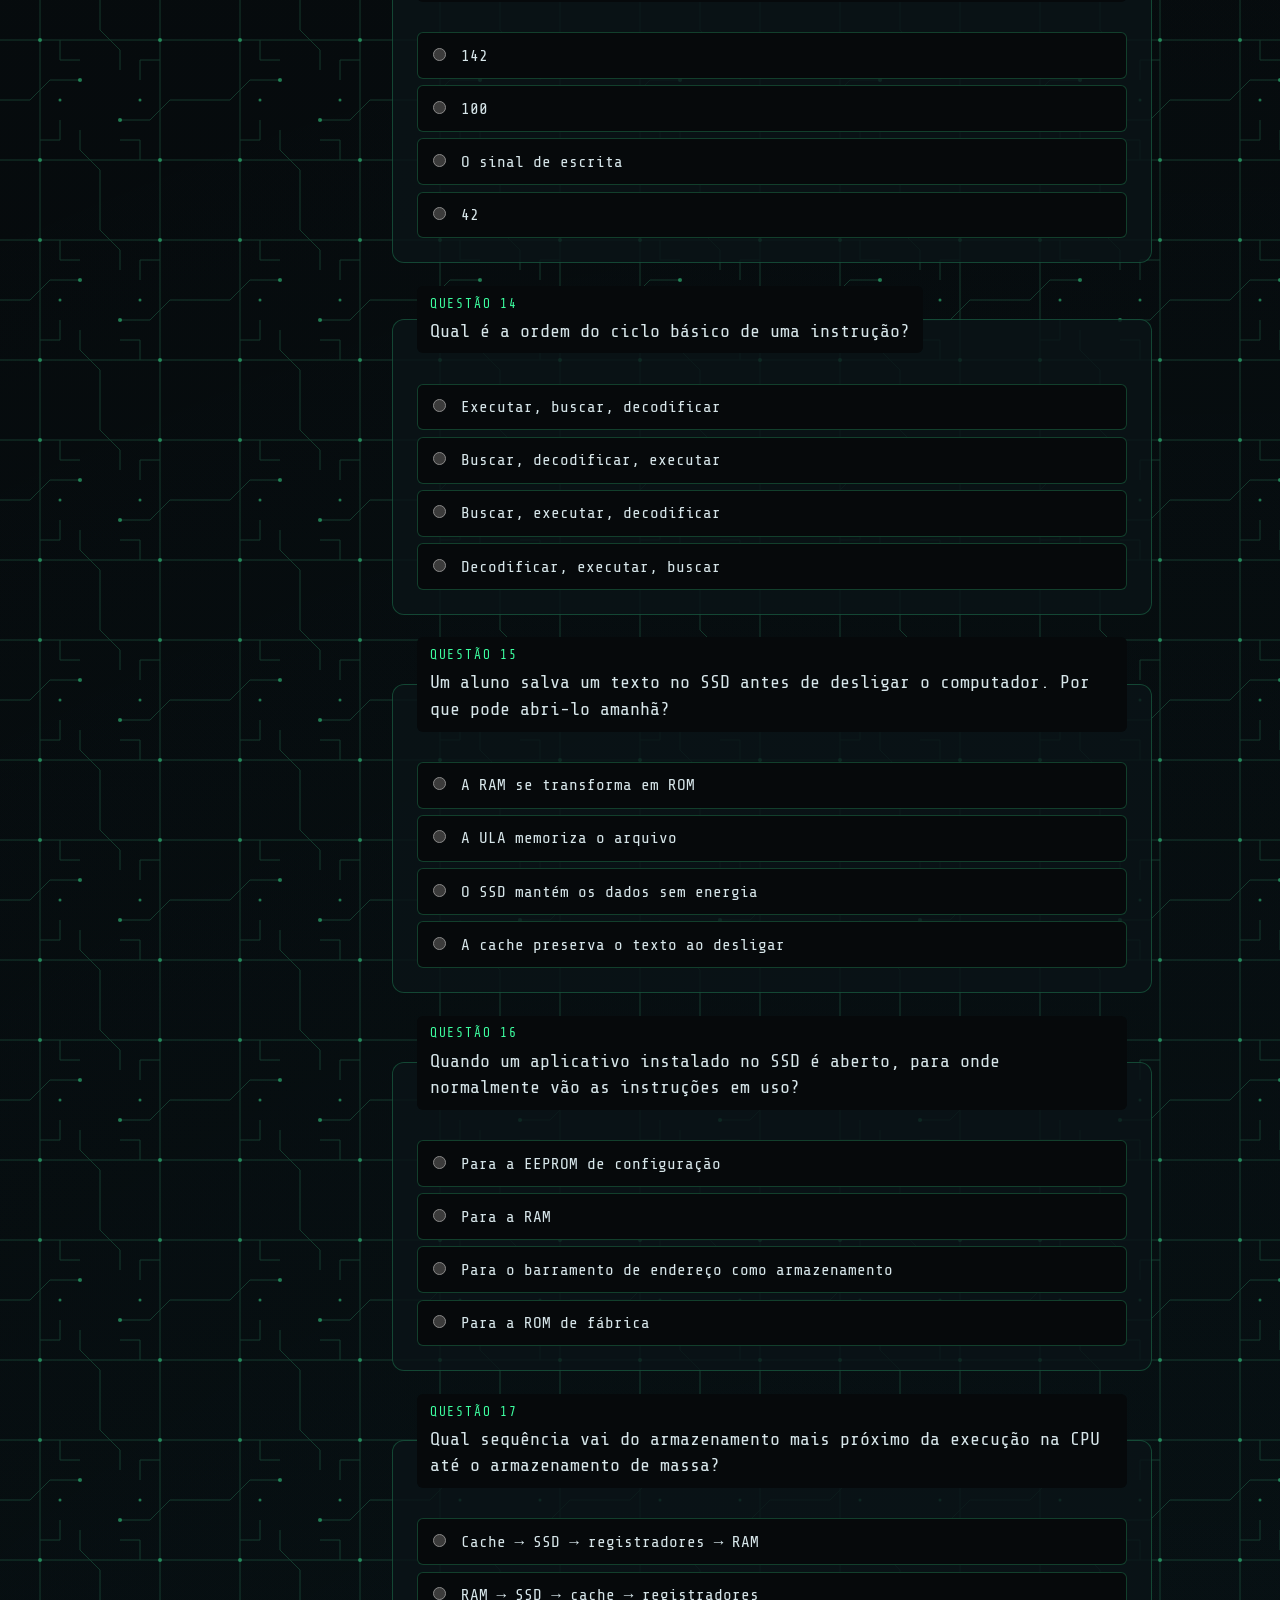
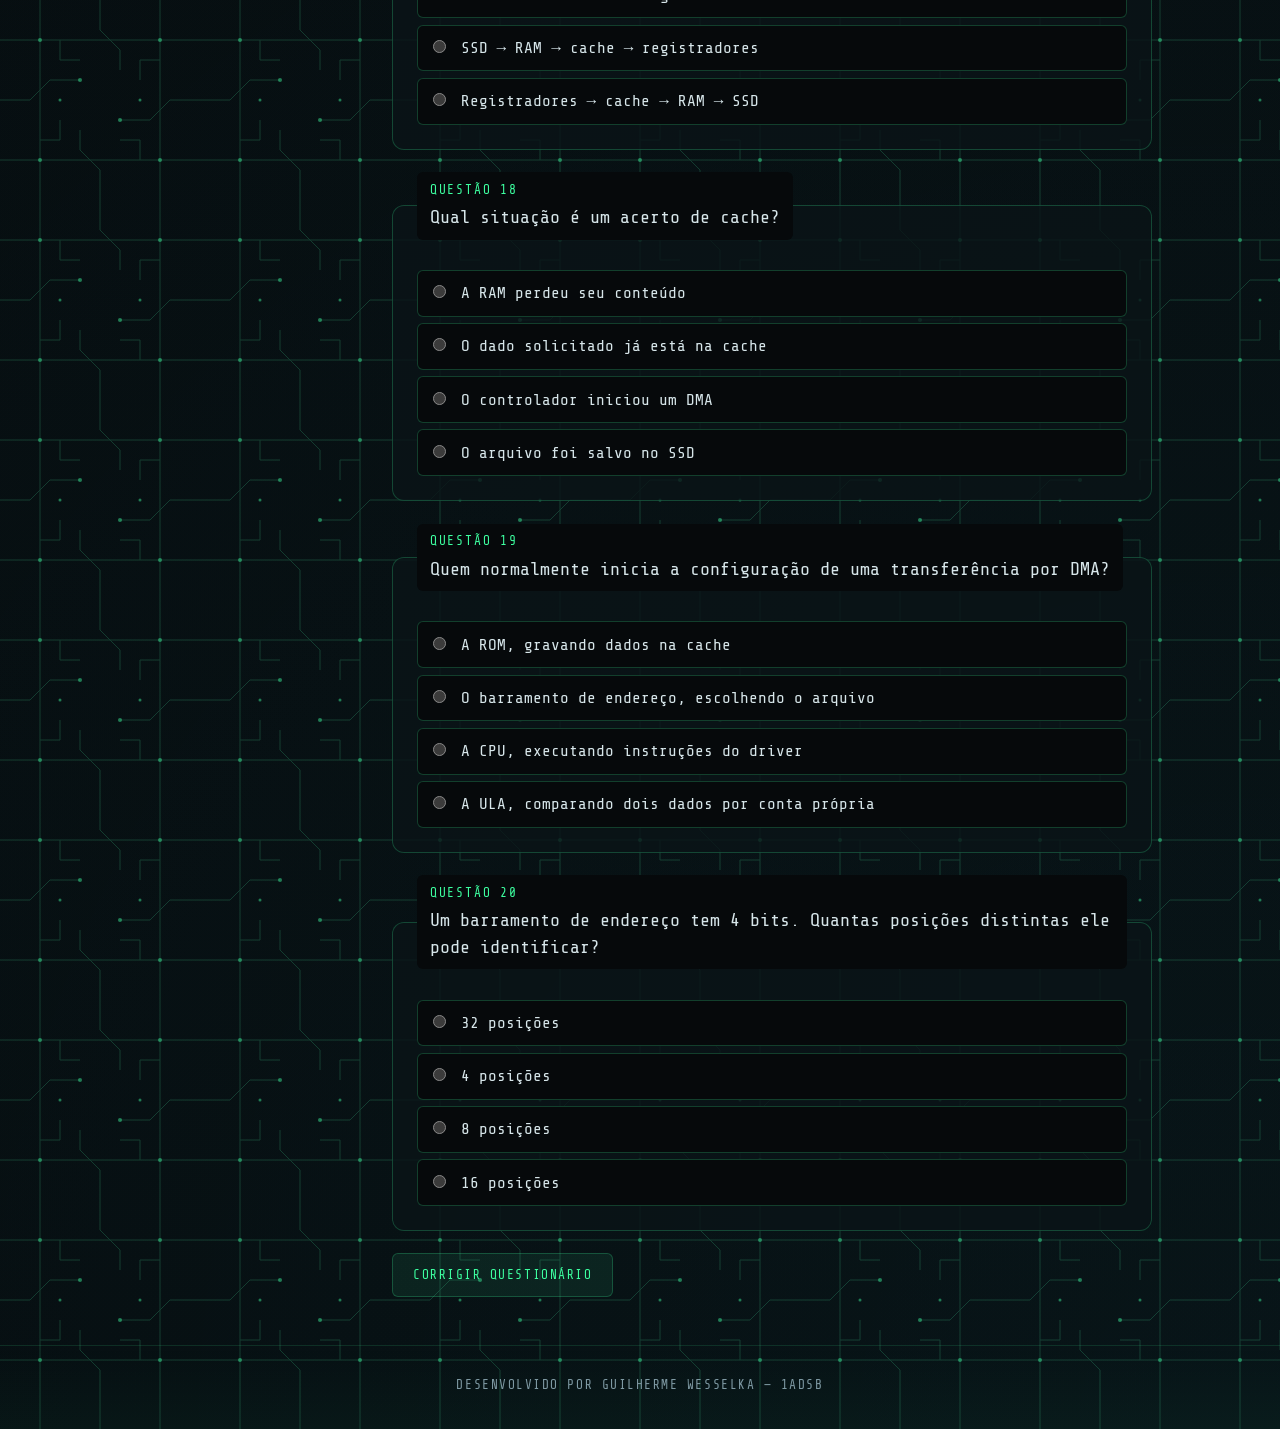
<file: questionario.html>
<!DOCTYPE html>
<html lang="pt-BR">
<head>
    <meta charset="UTF-8">
    <meta name="viewport" content="width=device-width, initial-scale=1.0">
    <link rel="stylesheet" href="style.css">
    <title>Questionário | Arquitetura de Computadores</title>
</head>
<body>
    <header class="cabecalho">
        <div class="chip-logo" aria-hidden="true">
            <svg viewBox="0 0 64 64" fill="none" stroke="currentColor" stroke-width="2" stroke-linecap="round" stroke-linejoin="round">
                <rect x="16" y="16" width="32" height="32" rx="3"/>
                <rect x="26" y="26" width="12" height="12" rx="1"/>
                <path d="M24 8v8M32 8v8M40 8v8M24 48v8M32 48v8M40 48v8M8 24h8M8 32h8M8 40h8M48 24h8M48 32h8M48 40h8"/>
            </svg>
        </div>
        <h1>Quiz de arquitetura</h1>
        <p class="subtitulo">Arquitetura de Computadores</p>
        <a class="botao" href="index.html">Voltar às palavras cruzadas</a>
    </header>
    <main class="questionario">
        <aside class="quiz-mapa dicas" aria-labelledby="titulo-painel">
            <h2 id="titulo-painel">Progresso</h2>
            <p class="dicas-aviso">Escolha uma resposta por questão. Confira as explicações ao terminar.</p>
            <label for="quiz-progresso" class="rotulo-dicas">Questões respondidas</label>
            <p id="quiz-contagem"></p>
            <progress id="quiz-progresso" value="0"></progress>
            <nav id="quiz-atalhos" aria-label="Ir para uma questão"></nav>
            <button id="quiz-pendente" class="botao" type="button">Ir para questão em aberto →</button>
        </aside>
        <div class="quiz-coluna">
        <section id="placar" hidden>
            <h2 tabindex="-1">Resultado da tentativa</h2>
            <p id="pontuacao"></p>
            <p>Confira abaixo a correção de cada questão.</p>
            <button type="button" class="botao" id="reiniciar">Tentar novamente</button>
        </section>
        <form id="quiz">
            <div id="questoes"></div>
            <button class="botao" type="submit">Corrigir questionário</button>
        </form>
        </div>
    </main>
    <footer class="rodape">
        <p>Desenvolvido por Guilherme Wesselka &mdash; 1ADSB</p>
    </footer>
    <script>
        // Cada questão guarda o enunciado, a resposta, os distratores e a explicação.
        const questoes = [
            ['Qual componente busca, interpreta e executa as instruções de um programa?', 'CPU', ['RAM', 'SSD', 'Barramento de endereço'], 'A CPU é o processador. A RAM fornece as instruções, mas quem as executa é a CPU.'],
            ['Ao decodificar uma instrução, quem coordena o trabalho das outras partes da CPU?', 'Unidade de Controle', ['ULA', 'Cache', 'Registrador de dados'], 'A Unidade de Controle envia sinais que indicam, por exemplo, quando ler um valor ou iniciar uma soma.'],
            ['Um jogo precisa comparar dois placares. Qual unidade da CPU faz operações aritméticas e lógicas?', 'ULA', ['EEPROM', 'Unidade de Controle', 'Barramento de dados'], 'A ULA realiza operações como somar, subtrair e comparar valores.'],
            ['Uma instrução pede que a CPU some o conteúdo de R1 e R2. O que são R1 e R2?', 'Registradores', ['Setores do SSD', 'Blocos de flash', 'Canais de DMA'], 'Registradores guardam dentro da CPU os valores que uma instrução usa diretamente.'],
            ['Qual memória mantém os programas e os dados em uso e perde seu conteúdo quando falta energia?', 'RAM', ['ROM', 'Flash', 'EEPROM'], 'A RAM é volátil: precisa de energia para manter os dados.'],
            ['Por que a cache pode tornar um programa mais rápido?', 'Ela guarda cópias de dados perto da CPU', ['Ela aumenta a capacidade do SSD', 'Ela substitui a Unidade de Controle', 'Ela torna a RAM não volátil'], 'Quando a CPU encontra o dado na cache, evita esperar pela leitura na memória principal.'],
            ['Qual destes dispositivos é um exemplo de memória de massa?', 'SSD', ['Registrador', 'Cache L1', 'ULA'], 'O SSD armazena arquivos e programas por longo prazo, mesmo com o computador desligado.'],
            ['Qual tipo de memória é usado para guardar fotos em um pendrive?', 'Flash', ['Cache', 'RAM', 'Registrador'], 'A memória flash é regravável e conserva os dados sem energia.'],
            ['Um sensor precisa guardar um ajuste de calibração e permitir sua regravação elétrica. Qual opção atende a esses requisitos?', 'EEPROM', ['RAM', 'ROM gravada em fábrica e imutável', 'Registrador'], 'A EEPROM pode ser apagada e programada eletricamente e mantém a calibração depois que o sensor é desligado.'],
            ['O que significa a sigla ROM?', 'Memória somente de leitura', ['Memória de acesso aleatório', 'Memória de trabalho volátil', 'Memória de acesso direto por periféricos'], 'ROM vem de Read-Only Memory. Um uso clássico é guardar instruções fixas de um aparelho.'],
            ['Qual recurso permite a um periférico transferir um bloco de dados para a RAM sem a CPU copiar cada item?', 'DMA', ['ULA', 'ROM', 'Cache L1'], 'No acesso direto à memória (DMA), a CPU configura a operação e o controlador realiza a transferência.'],
            ['Em uma leitura da memória, o que o address bus transporta?', 'O endereço da posição a ser lida', ['O conteúdo lido nessa posição', 'A operação matemática a executar', 'A energia para a memória'], 'O barramento de endereço identifica o local. O conteúdo dessa posição passa pelo barramento de dados.'],
            ['A CPU quer gravar o valor 42 na posição 100. O que segue pelo barramento de dados?', '42', ['100', '142', 'O sinal de escrita'], '42 é o conteúdo; 100 é o endereço. O sinal de escrita indica à memória o que fazer.'],
            ['Qual é a ordem do ciclo básico de uma instrução?', 'Buscar, decodificar, executar', ['Executar, buscar, decodificar', 'Decodificar, executar, buscar', 'Buscar, executar, decodificar'], 'Primeiro a CPU obtém a instrução, depois identifica a operação e só então a executa.'],
            ['Um aluno salva um texto no SSD antes de desligar o computador. Por que pode abri-lo amanhã?', 'O SSD mantém os dados sem energia', ['A cache preserva o texto ao desligar', 'A RAM se transforma em ROM', 'A ULA memoriza o arquivo'], 'Salvar cria uma cópia em armazenamento não volátil. As alterações que ficaram apenas na RAM podem ser perdidas.'],
            ['Quando um aplicativo instalado no SSD é aberto, para onde normalmente vão as instruções em uso?', 'Para a RAM', ['Para a ROM de fábrica', 'Para o barramento de endereço como armazenamento', 'Para a EEPROM de configuração'], 'O sistema carrega na memória principal as partes necessárias do programa para que a CPU possa executá-las.'],
            ['Qual sequência vai do armazenamento mais próximo da execução na CPU até o armazenamento de massa?', 'Registradores → cache → RAM → SSD', ['RAM → SSD → cache → registradores', 'SSD → RAM → cache → registradores', 'Cache → SSD → registradores → RAM'], 'Registradores fornecem operandos diretamente; a cache aproxima dados da RAM; o SSD guarda arquivos de forma persistente.'],
            ['Qual situação é um acerto de cache?', 'O dado solicitado já está na cache', ['O arquivo foi salvo no SSD', 'A RAM perdeu seu conteúdo', 'O controlador iniciou um DMA'], 'Um acerto, ou hit, permite atender à solicitação naquele nível de cache.'],
            ['Quem normalmente inicia a configuração de uma transferência por DMA?', 'A CPU, executando instruções do driver', ['A ULA, comparando dois dados por conta própria', 'A ROM, gravando dados na cache', 'O barramento de endereço, escolhendo o arquivo'], 'A CPU informa parâmetros como endereço e tamanho. Usar DMA reduz o trabalho de cópia, mas ainda exige coordenação.'],
            ['Um barramento de endereço tem 4 bits. Quantas posições distintas ele pode identificar?', '16 posições', ['4 posições', '8 posições', '32 posições'], 'Cada bit pode ser 0 ou 1. Com quatro bits, há 2 × 2 × 2 × 2 = 16 endereços, de 0000 a 1111.']
        ];

        const quiz = document.querySelector('#quiz');
        const lista = document.querySelector('#questoes');
        const placar = document.querySelector('#placar');
        const atalhos = document.querySelector('#quiz-atalhos');
        const progressoQuiz = document.querySelector('#quiz-progresso');
        progressoQuiz.max = questoes.length;
        const pendente = document.querySelector('#quiz-pendente');
        pendente.addEventListener('click', () => {
            const aberta = Array.from(lista.children).find(campo => !campo.querySelector(':checked'));
            if (aberta) aberta.querySelector('input').focus();
        });

        function atualizarMapa() {
            const quantidade = lista.querySelectorAll('input:checked').length;
            progressoQuiz.value = quantidade;
            pendente.hidden = quantidade === questoes.length;
            document.querySelector('#quiz-contagem').textContent = `${quantidade} de ${questoes.length} respondidas`;
            Array.from(atalhos.children).forEach((link, i) => {
                const respondida = !!lista.children[i].querySelector(':checked');
                link.classList.toggle('respondida', respondida);
                link.setAttribute('aria-label', `Questão ${i + 1}, ${respondida ? 'respondida' : 'em aberto'}`);
            });
        }
        quiz.addEventListener('change', atualizarMapa);

        function embaralhar(alternativas) {
            for (let i = alternativas.length - 1; i > 0; i--) {
                const j = Math.floor(Math.random() * (i + 1));
                [alternativas[i], alternativas[j]] = [alternativas[j], alternativas[i]];
            }
            return alternativas;
        }

        function iniciarTentativa() {
            lista.replaceChildren();
            atalhos.replaceChildren();
            placar.hidden = true;
            quiz.querySelector('button').hidden = false;
            questoes.forEach(([enunciado, correta, distratores], indice) => {
                const campo = document.createElement('fieldset');
                const titulo = document.createElement('legend');
                campo.id = `pergunta-${indice + 1}`;
                campo.tabIndex = -1;
                const numero = String(indice + 1).padStart(2, '0');
                const link = document.createElement('a');
                link.href = `#${campo.id}`;
                link.textContent = numero;
                atalhos.append(link);
                const etiqueta = document.createElement('span');
                etiqueta.className = 'quiz-etiqueta';
                etiqueta.textContent = `Questão ${numero}`;
                titulo.append(etiqueta, enunciado);
                campo.append(titulo);
                for (const alternativa of embaralhar([correta, ...distratores])) {
                    const rotulo = document.createElement('label');
                    const opcao = document.createElement('input');
                    opcao.type = 'radio';
                    opcao.name = `questao-${indice}`;
                    opcao.value = alternativa;
                    opcao.required = true;
                    rotulo.append(opcao, alternativa);
                    campo.append(rotulo);
                }
                lista.append(campo);
            });
            atualizarMapa();
        }

        quiz.addEventListener('submit', evento => {
            evento.preventDefault();
            if (!placar.hidden) return;
            let acertos = 0;
            questoes.forEach(([, correta, , explicacao], indice) => {
                const campo = lista.children[indice];
                const acertou = campo.querySelector(':checked').value === correta;
                if (acertou) acertos++;
                const comentario = document.createElement('p');
                comentario.className = acertou ? 'quiz-acerto' : 'quiz-erro';
                comentario.textContent = `${acertou ? 'Acertou!' : 'Errou.'} Resposta: ${correta}. ${explicacao}`;
                campo.append(comentario);
                campo.disabled = true;
            });
            const total = questoes.length;
            const percentual = Math.round(100 * acertos / total);
            document.querySelector('#pontuacao').textContent = `Acertos: ${acertos}/${total} (${percentual}%) · Erros: ${total - acertos}/${total} (${100 - percentual}%)`;
            quiz.querySelector('button').hidden = true;
            placar.hidden = false;
            placar.querySelector('h2').focus();
        });

        document.querySelector('#reiniciar').addEventListener('click', () => {
            iniciarTentativa();
            lista.querySelector('input').focus();
        });
        iniciarTentativa();
    </script>
</body>
</html>
</file>
<file: style.css>
@font-face {
    font-family: "Orbitron";
    src: url("assets/fonts/orbitron.woff2") format("woff2");
    font-weight: 400 900;
    font-display: swap;
}

@font-face {
    font-family: "Share Tech Mono";
    src: url("assets/fonts/share-tech-mono.woff2") format("woff2");
    font-weight: 400;
    font-display: swap;
}

:root {
    color-scheme: dark;
    --fundo: #06090b;
    --painel: rgba(10, 20, 24, 0.82);
    --neon: #3dffa0;
    --neon-fraco: rgba(61, 255, 160, 0.22);
    --ciano: #38e1ff;
    --texto: #d7e6ea;
    --texto-fraco: #7e99a3;
    --borda: rgba(61, 255, 160, 0.22);
    --pino: rgba(61, 255, 160, 0.45);
    --fonte-titulo: "Orbitron", "Arial Black", system-ui, sans-serif;
    --fonte-mono: "Share Tech Mono", ui-monospace, "Cascadia Mono", "Courier New", monospace;
}

* {
    box-sizing: border-box;
}

::selection {
    background-color: var(--neon);
    color: var(--fundo);
}

body {
    isolation: isolate;
    margin: 0;
    min-height: 100vh;
    display: flex;
    flex-direction: column;
    font-family: var(--fonte-mono);
    text-align: center;
    color: var(--texto);
    background-color: var(--fundo);
    background-image:
        radial-gradient(circle at 50% -10%, rgba(61, 255, 160, 0.1), transparent 45%),
        radial-gradient(circle at 100% 100%, rgba(56, 225, 255, 0.06), transparent 40%),
        url("assets/circuito.svg"),
        linear-gradient(180deg, #081013 0%, #05080a 100%);
    background-size: auto, auto, 200px 200px, auto;
}

/* Camada decorativa compartilhada pelas duas páginas. */
@media (prefers-reduced-motion: no-preference) {
    body::before {
        content: "";
        position: fixed;
        inset: -320px 0 0;
        z-index: -1;
        pointer-events: none;
        opacity: 0.13;
        background: url("assets/chuva-binaria.svg") repeat;
        animation: chuva-binaria 12s linear infinite;
    }
}

@keyframes chuva-binaria {
    to { transform: translateY(320px); }
}

.cabecalho {
    display: flex;
    flex-direction: column;
    align-items: center;
    gap: 0.75rem;
    padding: 2.5rem 1rem 1.5rem;
}

.chip-logo {
    color: var(--neon);
    filter: drop-shadow(0 0 8px rgba(61, 255, 160, 0.55));
    animation: pulsar 3.5s ease-in-out infinite;
}

.chip-logo svg {
    display: block;
    width: 64px;
    height: 64px;
}

.cabecalho h1 {
    margin: 0;
    font-family: var(--fonte-titulo);
    font-weight: 800;
    font-size: clamp(1.6rem, 5.5vw, 3rem);
    letter-spacing: 0.14em;
    text-transform: uppercase;
    background: linear-gradient(90deg, var(--neon), var(--ciano));
    -webkit-background-clip: text;
    background-clip: text;
    color: transparent;
    filter: drop-shadow(0 0 14px rgba(61, 255, 160, 0.25));
}

.subtitulo {
    margin: 0;
    font-size: clamp(0.75rem, 2.2vw, 0.95rem);
    letter-spacing: 0.35em;
    text-transform: uppercase;
    color: var(--texto-fraco);
}

.subtitulo::before {
    content: "// ";
    color: var(--neon);
}

.cabecalho::after {
    content: "";
    width: min(560px, 80%);
    height: 1px;
    margin-top: 0.75rem;
    background: linear-gradient(90deg, transparent, var(--neon-fraco), transparent);
}

.conteudo {
    flex: 1;
    width: 100%;
    max-width: 1100px;
    margin: 0 auto;
    padding: 1rem 2rem 2rem;
    display: flex;
    flex-wrap: wrap;
    justify-content: center;
    align-content: flex-start;
    align-items: flex-start;
    gap: 2rem;
}

.tabuleiro {
    flex: 1 1 420px;
    min-width: 0;
    display: flex;
    flex-direction: column;
    gap: 1.6rem;
    justify-content: center;
    align-items: center;
    padding: 1.5rem 1.25rem;
}

.guia-tabuleiro {
    width: min(100%, 420px);
    padding: 0.85rem 1rem;
    text-align: left;
    border-left: 3px solid var(--ciano);
    background: var(--painel);
}
.guia-tabuleiro p { margin: 0.4rem 0 0.8rem; line-height: 1.4; }
.guia-tabuleiro button:disabled { opacity: 0.45; cursor: default; }
#quiz-pendente { width: 100%; margin-top: 1rem; }

.grade {
    position: relative;
    display: grid;
    grid-template-columns: repeat(14, minmax(0, 1fr));
    grid-template-rows: repeat(14, minmax(0, 1fr));
    gap: 3px;
    width: 100%;
    max-width: 420px;
    aspect-ratio: 1;
    padding: 7px;
    border: 2px solid var(--borda);
    border-radius: 10px;
    background-color: rgba(6, 14, 12, 0.85);
    background-image: radial-gradient(circle at 50% 50%, rgba(61, 255, 160, 0.07), transparent 70%);
    box-shadow:
        0 0 0 1px rgba(61, 255, 160, 0.08),
        0 0 45px rgba(61, 255, 160, 0.1),
        inset 0 0 60px rgba(61, 255, 160, 0.06),
        0 25px 60px rgba(0, 0, 0, 0.55);
}

/* pinos do chip ao redor do tabuleiro */
.grade::before {
    content: "";
    position: absolute;
    inset: -14px;
    pointer-events: none;
    background-image:
        repeating-linear-gradient(90deg, var(--pino) 0 6px, transparent 6px 14px),
        repeating-linear-gradient(90deg, var(--pino) 0 6px, transparent 6px 14px),
        repeating-linear-gradient(0deg, var(--pino) 0 6px, transparent 6px 14px),
        repeating-linear-gradient(0deg, var(--pino) 0 6px, transparent 6px 14px);
    background-size: 100% 9px, 100% 9px, 9px 100%, 9px 100%;
    background-position: top, bottom, left, right;
    background-repeat: no-repeat;
    opacity: 0.55;
}

.celula {
    position: relative;
    display: flex;
    align-items: center;
    justify-content: center;
    min-width: 0;
    min-height: 0;
    border: 1px solid rgba(61, 255, 160, 0.22);
    border-radius: 2px;
    background-color: rgba(61, 255, 160, 0.06);
    box-shadow: inset 0 0 8px rgba(61, 255, 160, 0.05);
}

.celula-vazia {
    border-color: transparent;
    background-color: transparent;
    box-shadow: none;
}

.celula:not(.celula-vazia):hover {
    background-color: rgba(61, 255, 160, 0.12);
}

.celula-numero {
    position: absolute;
    top: 1px;
    left: 2px;
    z-index: 1;
    padding: 0 2px;
    font-size: 0.55rem;
    line-height: 1.1;
    color: var(--neon);
    background-color: rgba(6, 14, 12, 0.9);
    border-radius: 2px;
    opacity: 0.9;
    pointer-events: none;
}

.celula input {
    width: 100%;
    height: 100%;
    padding: 3px 0 0;
    border: 0;
    background: transparent;
    font-family: var(--fonte-mono);
    font-size: 1rem;
    color: var(--texto);
    text-align: center;
    text-transform: uppercase;
    caret-color: var(--neon);
    outline: none;
}

.celula.palavra-ativa {
    background-color: rgba(61, 255, 160, 0.13);
}

.celula.celula-ativa {
    z-index: 1;
    background-color: rgba(56, 225, 255, 0.16);
    border-color: var(--ciano);
    box-shadow:
        0 0 0 1px var(--ciano),
        0 0 14px rgba(56, 225, 255, 0.45);
}

.celula.certa,
.celula.certa:hover {
    background-color: var(--neon);
}

.celula.errada,
.celula.errada:hover {
    background-color: #ff6262;
}

.celula.certa input,
.celula.errada input {
    color: var(--fundo);
    caret-color: var(--fundo);
}

#licao {
    width: min(30rem, 90vw);
    max-height: 85vh;
    padding: 1.5rem;
    background: #0a1418;
    color: var(--texto);
    border: 1px solid var(--neon);
    border-radius: 10px;
    text-align: left;
    line-height: 1.5;
}

#licao::backdrop { background: rgba(0, 0, 0, 0.7); }
#licao h2 { margin-top: 0; color: var(--neon); }
#licao h3 { color: var(--ciano); }

.dicas {
    position: relative;
    min-width: 0;
    flex: 1 1 280px;
    padding: 1.5rem 1.6rem;
    text-align: left;
    border: 1px solid var(--borda);
    border-radius: 10px;
    background: linear-gradient(165deg, rgba(12, 24, 28, 0.92), rgba(6, 12, 15, 0.92));
    box-shadow:
        0 20px 50px rgba(0, 0, 0, 0.45),
        inset 0 0 40px rgba(61, 255, 160, 0.03);
}

/* cantos em destaque */
.dicas::before,
.dicas::after {
    content: "";
    position: absolute;
    width: 18px;
    height: 18px;
    border: 2px solid var(--neon);
    opacity: 0.6;
}

.dicas::before {
    top: -2px;
    left: -2px;
    border-right: 0;
    border-bottom: 0;
    border-top-left-radius: 10px;
}

.dicas::after {
    right: -2px;
    bottom: -2px;
    border-top: 0;
    border-left: 0;
    border-bottom-right-radius: 10px;
}

.dicas h2 {
    margin: 0 0 1rem;
    padding-bottom: 0.75rem;
    font-family: var(--fonte-titulo);
    font-size: 1rem;
    font-weight: 600;
    letter-spacing: 0.3em;
    text-transform: uppercase;
    color: var(--neon);
    border-bottom: 1px solid rgba(61, 255, 160, 0.15);
}

.dicas h2::before {
    content: "> ";
    color: var(--ciano);
}

.dicas-aviso {
    margin: -0.25rem 0 1.25rem;
    font-size: 0.78rem;
    letter-spacing: 0.08em;
    color: var(--texto-fraco);
}

.dicas-aviso::before {
    content: "// ";
    color: var(--neon);
}

.rotulo-dicas {
    display: block;
    margin-bottom: 0.45rem;
    font-size: 0.72rem;
    letter-spacing: 0.18em;
    text-transform: uppercase;
    color: var(--texto-fraco);
}

#progresso {
    display: block;
    width: 100%;
    height: 0.8rem;
    margin-bottom: 1.25rem;
    accent-color: var(--neon);
}

.campo-dicas {
    position: relative;
}

.campo-dicas::after {
    content: "";
    position: absolute;
    top: 50%;
    right: 1rem;
    width: 0.5rem;
    height: 0.5rem;
    border-right: 2px solid var(--neon);
    border-bottom: 2px solid var(--neon);
    transform: translateY(-70%) rotate(45deg);
    pointer-events: none;
}

.seletor-dicas {
    width: 100%;
    padding: 0.7rem 2.4rem 0.7rem 0.9rem;
    font-family: var(--fonte-mono);
    font-size: 0.88rem;
    line-height: 1.3;
    color: var(--texto);
    background-color: rgba(61, 255, 160, 0.05);
    border: 1px solid var(--borda);
    border-radius: 6px;
    appearance: none;
    -webkit-appearance: none;
    cursor: pointer;
    text-overflow: ellipsis;
    white-space: nowrap;
    overflow: hidden;
    transition: border-color 0.2s ease, box-shadow 0.2s ease;
}

.seletor-dicas:hover {
    border-color: rgba(61, 255, 160, 0.5);
}

.seletor-dicas:focus-visible {
    outline: 2px solid var(--ciano);
    outline-offset: 2px;
}

.seletor-dicas option,
.seletor-dicas optgroup {
    font-family: var(--fonte-mono);
    background-color: #0a1418;
    color: var(--texto);
}

.seletor-dicas optgroup {
    color: var(--neon);
    font-style: normal;
}

.acoes-dicas {
    display: flex;
    gap: 0.6rem;
    margin-top: 1rem;
}

.botao {
    flex: 1;
    padding: 0.6rem 0.8rem;
    font-family: var(--fonte-mono);
    font-size: 0.8rem;
    letter-spacing: 0.12em;
    text-transform: uppercase;
    color: var(--neon);
    background-color: rgba(61, 255, 160, 0.08);
    border: 1px solid var(--borda);
    border-radius: 6px;
    cursor: pointer;
    transition: background-color 0.2s ease, border-color 0.2s ease, box-shadow 0.2s ease;
}

.botao:hover {
    background-color: rgba(61, 255, 160, 0.16);
    border-color: rgba(61, 255, 160, 0.5);
    box-shadow: 0 0 16px rgba(61, 255, 160, 0.2);
}

.botao:focus-visible {
    outline: 2px solid var(--ciano);
    outline-offset: 2px;
}

.botao-secundario {
    color: var(--texto-fraco);
    background-color: transparent;
}

.botao-secundario:hover {
    color: var(--texto);
    background-color: rgba(255, 255, 255, 0.05);
    border-color: rgba(255, 255, 255, 0.25);
    box-shadow: none;
}

.revisao {
    margin-top: 1rem;
}

#busca-revisao {
    width: 100%;
    padding: 0.7rem;
    border: 1px solid var(--borda);
    border-radius: 6px;
    background: var(--fundo);
    color: var(--texto);
    font: inherit;
}

#aviso-revisao { color: var(--texto-fraco); }
.revisao details { padding: 0.6rem 0; border-top: 1px solid var(--borda); }
.revisao summary { color: var(--ciano); cursor: pointer; }
.revisao details p { line-height: 1.5; }

.resultado {
    min-height: 1.2rem;
    margin: 0.9rem 0 0;
    font-size: 0.78rem;
    letter-spacing: 0.06em;
    color: var(--texto-fraco);
}

.resultado.sucesso {
    color: var(--neon);
    text-shadow: 0 0 10px rgba(61, 255, 160, 0.5);
}

.rodape {
    padding: 1.25rem 1rem 1.5rem;
    font-size: 0.8rem;
    letter-spacing: 0.12em;
    text-transform: uppercase;
    color: var(--texto-fraco);
    border-top: 1px solid rgba(61, 255, 160, 0.1);
    background: linear-gradient(180deg, transparent, rgba(61, 255, 160, 0.03));
}

.questionario {
    width: min(100% - 2rem, 64rem);
    margin: 0 auto 3rem;
    text-align: left;
    line-height: 1.5;
}

.quiz-etiqueta { display: block; font: 0.8rem/1.5 var(--fonte-mono); letter-spacing: 0.14em; text-transform: uppercase; color: var(--neon); }

.questionario { display: grid; grid-template-columns: 15rem minmax(0, 1fr); align-items: start; gap: 1.5rem; }
.questionario fieldset, #placar {
    min-width: 0;
    margin: 0 0 1.4rem;
    padding: clamp(1rem, 2vw, 1.5rem);
    background: var(--painel);
    border: 1px solid var(--borda);
    border-radius: 12px;
}
.quiz-mapa { position: sticky; top: 1rem; margin-bottom: 1.4rem; }
#quiz-contagem { margin: 0.5rem 0; }
#quiz-progresso { width: 100%; height: 0.65rem; accent-color: var(--neon); }
#quiz-atalhos { display: grid; grid-template-columns: repeat(5, 1fr); gap: 0.35rem; margin-top: 1rem; }
#quiz-atalhos a { text-align: center; text-decoration: none; color: var(--texto); border: 1px solid var(--borda); border-radius: 4px; padding: 0.25rem 0; }
#quiz-atalhos .respondida { background: var(--neon); color: var(--fundo); font-weight: bold; }

.questionario fieldset { scroll-margin-top: 1rem; }
.questionario legend { max-width: 100%; padding: 0.55rem 0.8rem; background: var(--fundo); border-radius: 6px; font: 1.15rem/1.45 var(--fonte-mono); }
.questionario legend span { margin-bottom: 0.25rem; }
.questionario fieldset label { display: flex; align-items: baseline; gap: 0.7rem; margin-top: 0.4rem; padding: 0.65rem; cursor: pointer; background: var(--fundo); border: 1px solid var(--borda); border-radius: 6px; }
.questionario fieldset:not(:disabled) label:hover { border-color: var(--ciano); }
.questionario label:has(:checked) { border-color: var(--ciano); background: #15343c; }
.questionario label:focus-within, #quiz-atalhos a:focus-visible { outline: 2px solid var(--ciano); outline-offset: 2px; }
.questionario input { accent-color: var(--neon); }
#placar h2 { margin-top: 0; }
#pontuacao { color: var(--neon); font-size: 1.2rem; }
.questionario .botao { padding: 0.85rem 1.25rem; }
.quiz-acerto, .quiz-erro { border-left: 3px solid; padding-left: 0.85rem; margin-bottom: 0; }
.quiz-acerto { color: var(--neon); }
.quiz-erro { color: #ffa1a1; }

@media (max-width: 740px) {
    .questionario { grid-template-columns: minmax(0, 1fr); gap: 0; }
    .quiz-mapa { position: static; }
    #quiz-atalhos { grid-template-columns: repeat(auto-fit, minmax(2rem, 1fr)); }
}

@keyframes pulsar {
    50% {
        filter: drop-shadow(0 0 16px rgba(61, 255, 160, 0.85));
    }
}

@keyframes revelar {
    from { opacity: 0; transform: translateY(0.45rem); }
    to { opacity: 1; transform: translateY(0); }
}
@keyframes confirmar-letra {
    50% { transform: scale(1.09); box-shadow: 0 0 0.65rem var(--neon-fraco); }
}

@media (prefers-reduced-motion: no-preference) {
    .guia-tabuleiro, #licao[open], #placar:not([hidden]), .revisao details[open] p {
        animation: revelar 220ms ease-out;
    }
    .celula.certa { animation: confirmar-letra 240ms ease-out; }
    .questionario fieldset label, #quiz-atalhos a { transition: background-color 160ms, border-color 160ms, transform 160ms; }
    .botao:not(:disabled):active { transform: translateY(1px); }
    @media (hover: hover) {
        .questionario fieldset:not(:disabled) label:hover { transform: translateX(2px); }
        #quiz-atalhos a:hover { transform: translateY(-2px); border-color: var(--ciano); }
    }
}

@media (max-width: 640px) {
    .cabecalho {
        padding-top: 1.75rem;
    }

    .conteudo {
        padding: 1rem 1.25rem 1.5rem;
        gap: 1.5rem;
    }

    .tabuleiro {
        padding: 0.75rem;
    }

    .dicas {
        padding: 1.25rem;
    }
}

@media (prefers-reduced-motion: reduce) {
    .chip-logo {
        animation: none;
    }
}
</file>
